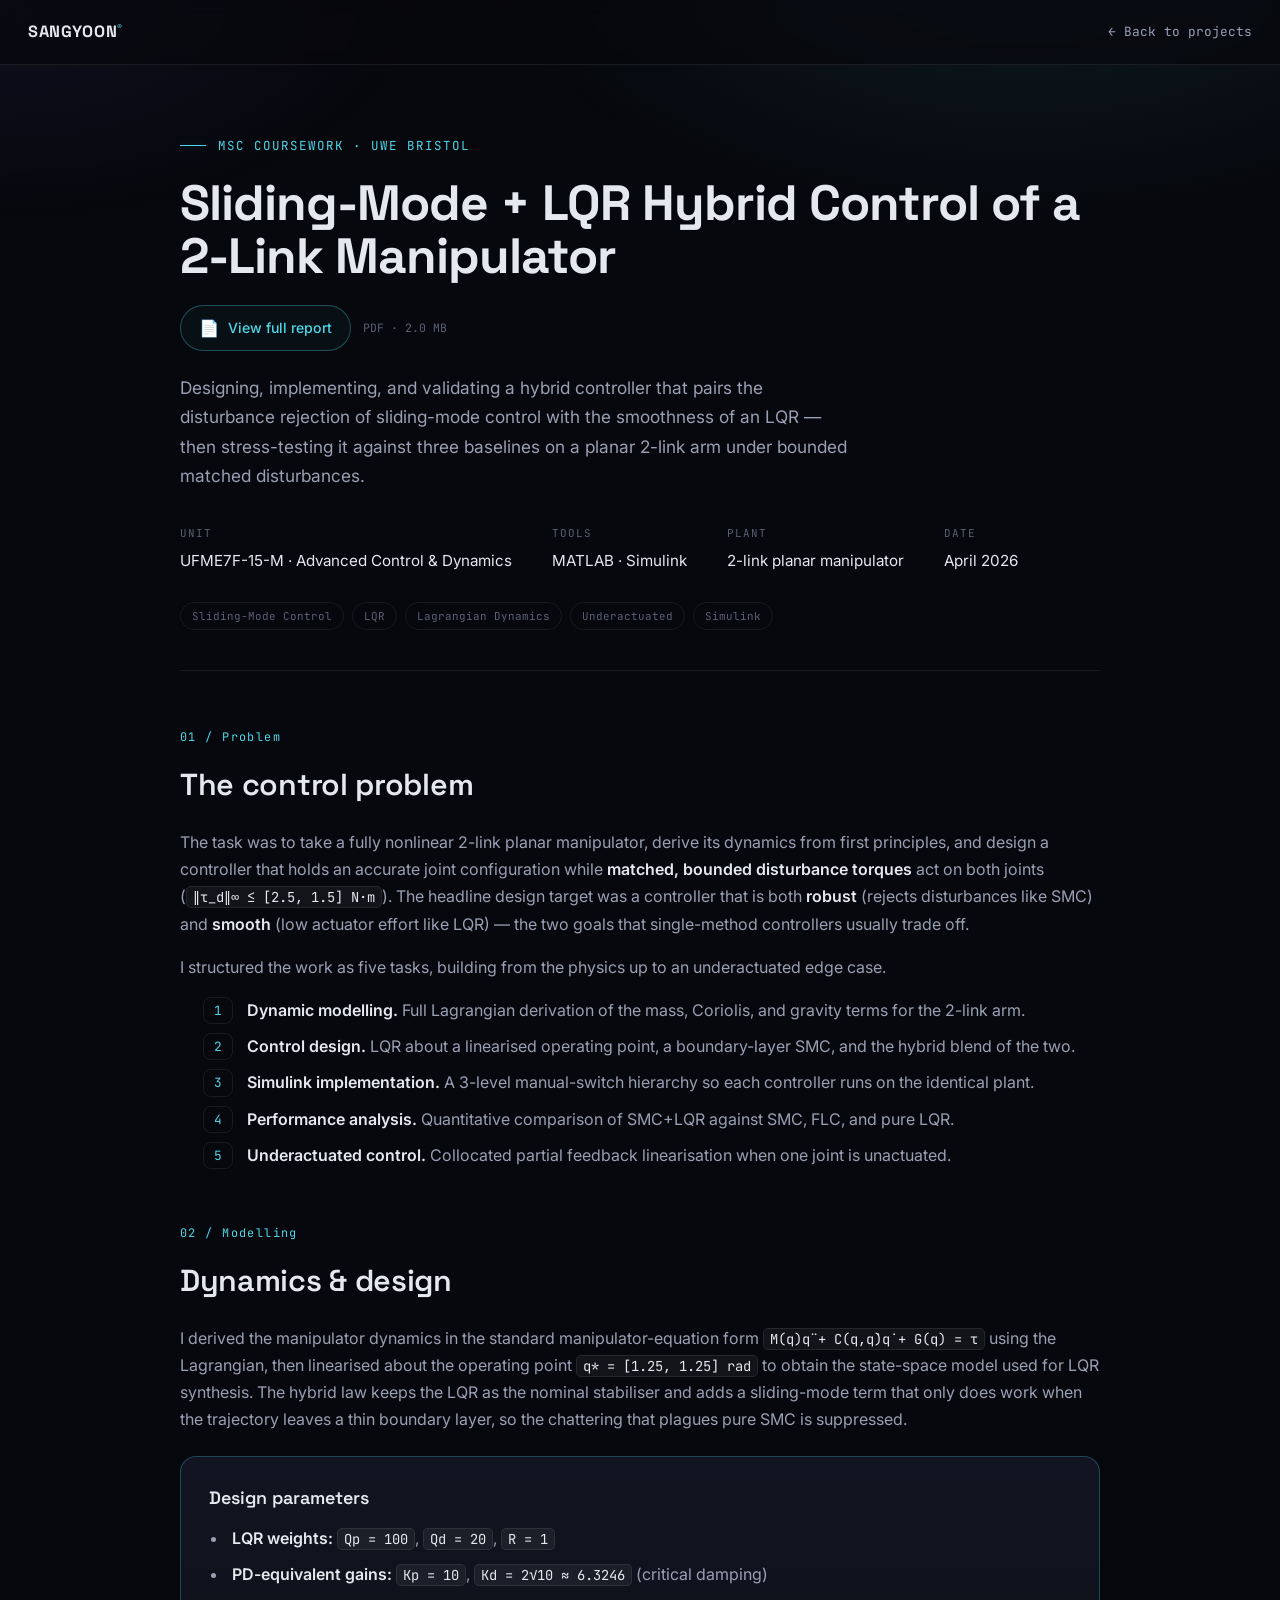
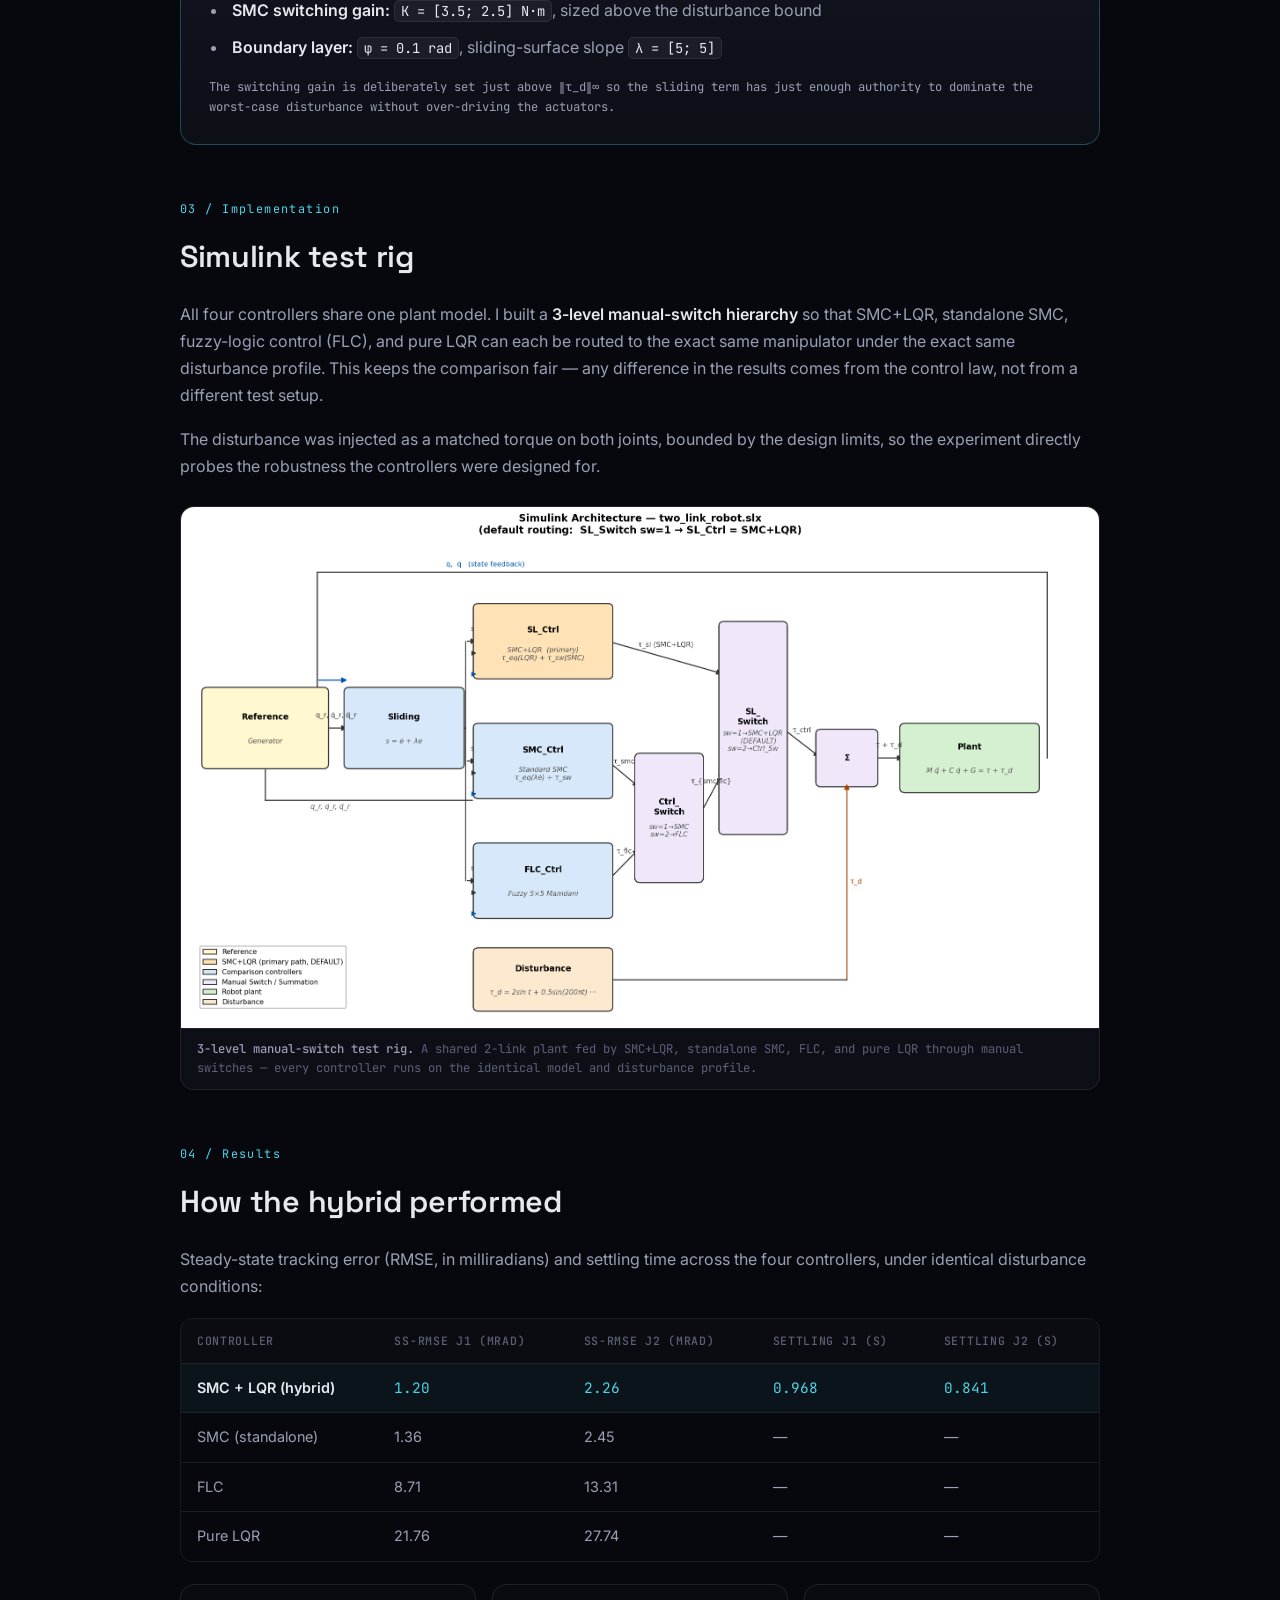
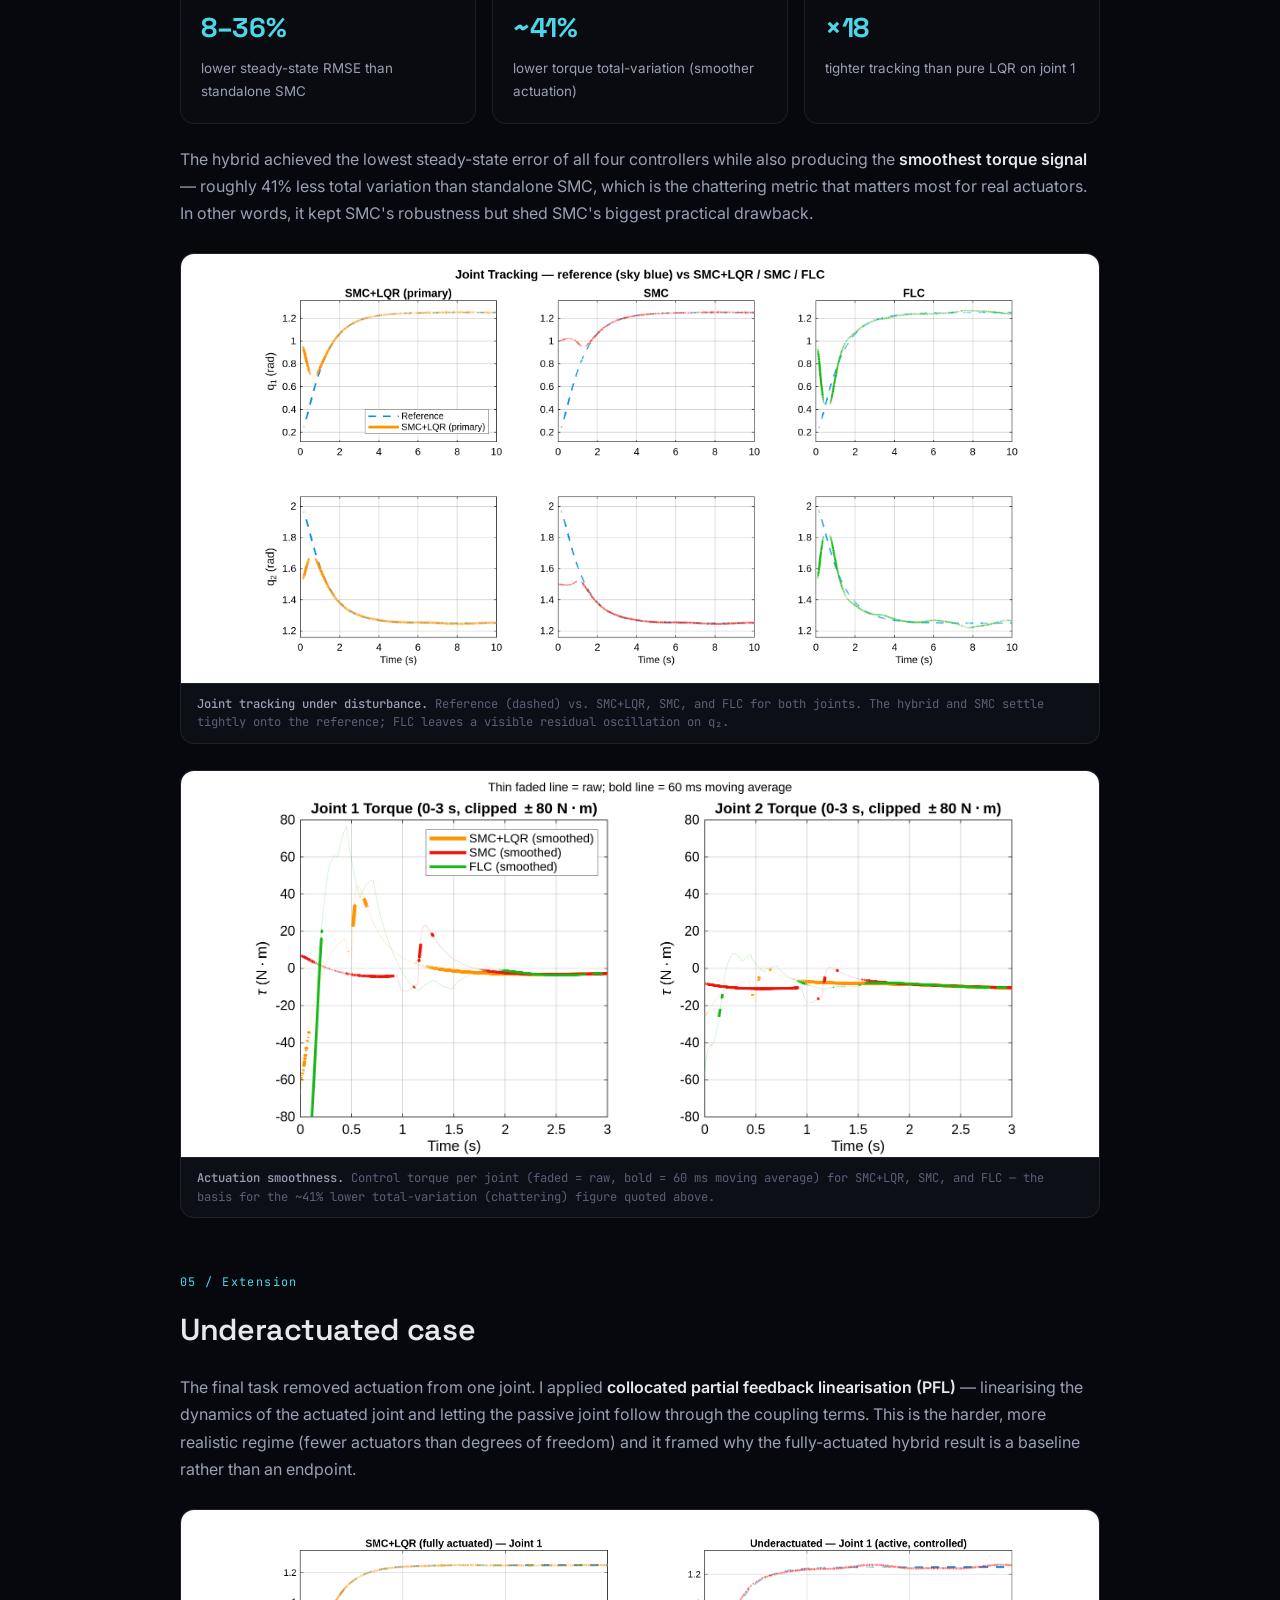
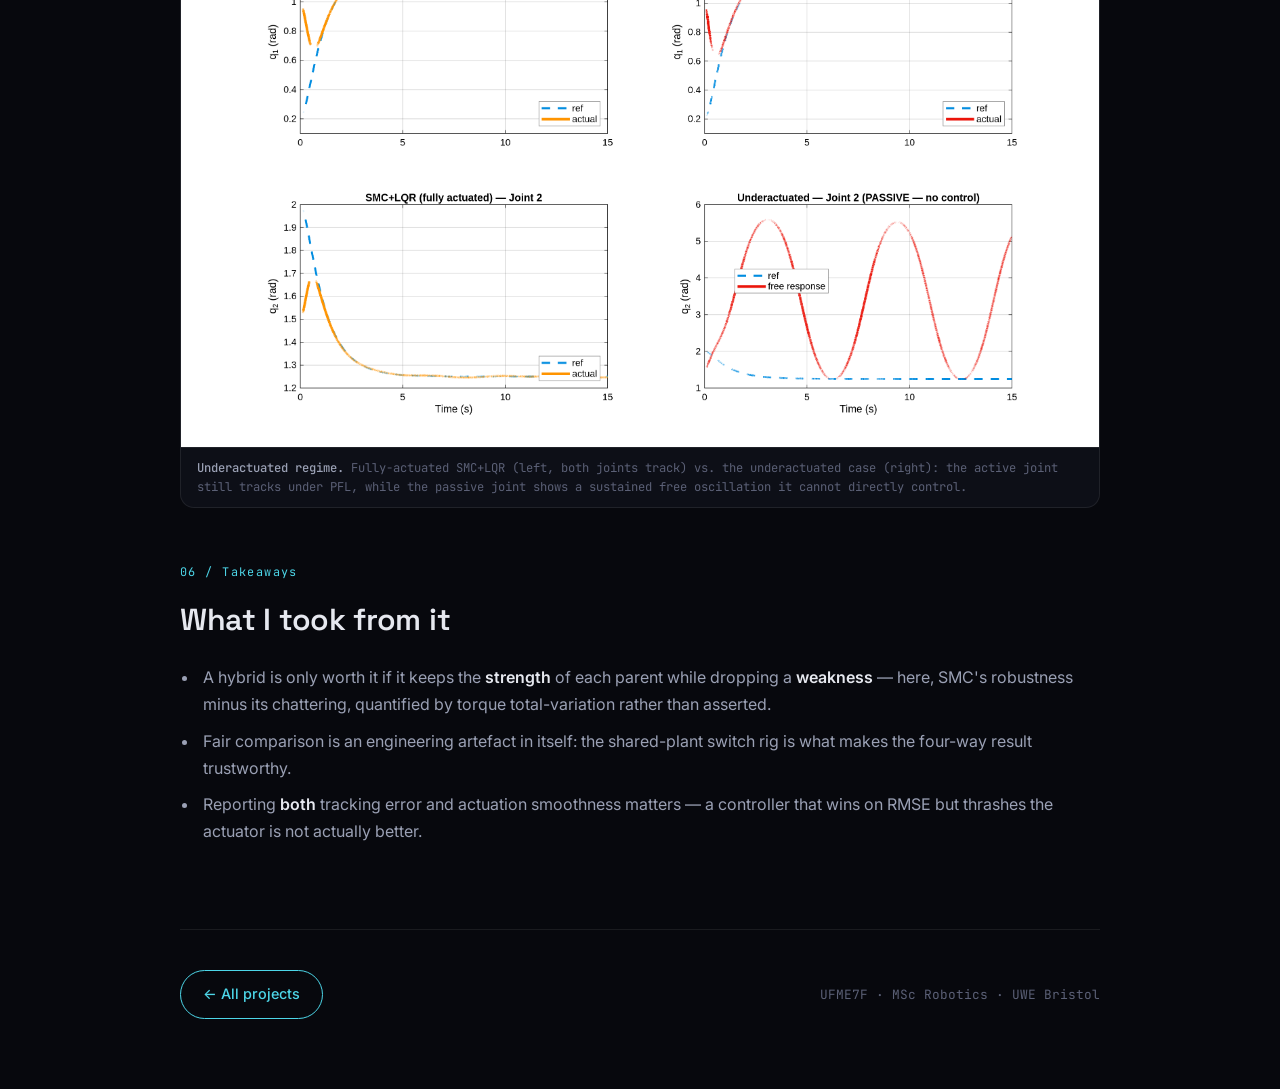
<file: coursework/advanced-control.html>
<!DOCTYPE html>
<html lang="en">
<head>
<meta charset="UTF-8" />
<meta name="viewport" content="width=device-width, initial-scale=1.0" />
<title>SMC + LQR Hybrid Control — Sangyoon Lee</title>
<meta name="description" content="Designing and validating a sliding-mode + LQR hybrid controller for a 2-link robotic manipulator under bounded disturbances. MSc coursework, UWE Bristol." />
<link rel="preconnect" href="https://fonts.googleapis.com" />
<link rel="preconnect" href="https://fonts.gstatic.com" crossorigin />
<link href="https://fonts.googleapis.com/css2?family=Inter:wght@300;400;500;600;700&family=JetBrains+Mono:wght@400;500&family=Space+Grotesk:wght@500;600;700&display=swap" rel="stylesheet" />
<link rel="stylesheet" href="coursework.css" />
</head>
<body>
<div class="backdrop"></div>

<nav>
  <a href="../index.html" class="brand">SANGYOON<sup>®</sup></a>
  <a href="../index.html#projects" class="back">← Back to projects</a>
</nav>

<header class="doc-hero wrap">
  <div class="reveal in">
    <div class="eyebrow">MSc Coursework · UWE Bristol</div>
    <h1>Sliding-Mode + LQR Hybrid Control of a 2-Link Manipulator</h1>
    <div class="report-attach">
      <a href="reports/advanced-control-report.pdf" target="_blank" rel="noopener">
        <span class="ic">📄</span> View full report
      </a>
      <span class="fmt">PDF · 2.0 MB</span>
    </div>
    <p class="lede">
      Designing, implementing, and validating a hybrid controller that pairs the disturbance
      rejection of sliding-mode control with the smoothness of an LQR — then stress-testing it
      against three baselines on a planar 2-link arm under bounded matched disturbances.
    </p>
    <div class="meta">
      <div class="m"><div class="k">Unit</div><div class="v">UFME7F-15-M · Advanced Control &amp; Dynamics</div></div>
      <div class="m"><div class="k">Tools</div><div class="v">MATLAB · Simulink</div></div>
      <div class="m"><div class="k">Plant</div><div class="v">2-link planar manipulator</div></div>
      <div class="m"><div class="k">Date</div><div class="v">April 2026</div></div>
    </div>
    <div class="tags">
      <span>Sliding-Mode Control</span><span>LQR</span><span>Lagrangian Dynamics</span>
      <span>Underactuated</span><span>Simulink</span>
    </div>
  </div>
</header>

<main class="doc-body wrap">

  <section class="reveal">
    <div class="sec-num">01 / Problem</div>
    <h2>The control problem</h2>
    <p>
      The task was to take a fully nonlinear 2-link planar manipulator, derive its dynamics from
      first principles, and design a controller that holds an accurate joint configuration while
      <strong>matched, bounded disturbance torques</strong> act on both joints
      (<code>‖τ_d‖∞ ≤ [2.5, 1.5] N·m</code>). The headline design target was a controller that is
      both <strong>robust</strong> (rejects disturbances like SMC) and <strong>smooth</strong>
      (low actuator effort like LQR) — the two goals that single-method controllers usually trade off.
    </p>
    <p>
      I structured the work as five tasks, building from the physics up to an underactuated edge case.
    </p>
    <ul class="tasks">
      <li><span class="n">1</span><span><b>Dynamic modelling.</b> Full Lagrangian derivation of the mass, Coriolis, and gravity terms for the 2-link arm.</span></li>
      <li><span class="n">2</span><span><b>Control design.</b> LQR about a linearised operating point, a boundary-layer SMC, and the hybrid blend of the two.</span></li>
      <li><span class="n">3</span><span><b>Simulink implementation.</b> A 3-level manual-switch hierarchy so each controller runs on the identical plant.</span></li>
      <li><span class="n">4</span><span><b>Performance analysis.</b> Quantitative comparison of SMC+LQR against SMC, FLC, and pure LQR.</span></li>
      <li><span class="n">5</span><span><b>Underactuated control.</b> Collocated partial feedback linearisation when one joint is unactuated.</span></li>
    </ul>
  </section>

  <section class="reveal">
    <div class="sec-num">02 / Modelling</div>
    <h2>Dynamics &amp; design</h2>
    <p>
      I derived the manipulator dynamics in the standard manipulator-equation form
      <code>M(q)q̈ + C(q,q̇)q̇ + G(q) = τ</code> using the Lagrangian, then linearised about the
      operating point <code>q* = [1.25, 1.25] rad</code> to obtain the state-space model used for LQR
      synthesis. The hybrid law keeps the LQR as the nominal stabiliser and adds a sliding-mode term
      that only does work when the trajectory leaves a thin boundary layer, so the chattering that
      plagues pure SMC is suppressed.
    </p>
    <div class="card accent">
      <h3 style="margin-top:0">Design parameters</h3>
      <ul>
        <li><strong>LQR weights:</strong> <code>Qp = 100</code>, <code>Qd = 20</code>, <code>R = 1</code></li>
        <li><strong>PD-equivalent gains:</strong> <code>Kp = 10</code>, <code>Kd = 2√10 ≈ 6.3246</code> (critical damping)</li>
        <li><strong>SMC switching gain:</strong> <code>K = [3.5; 2.5] N·m</code>, sized above the disturbance bound</li>
        <li><strong>Boundary layer:</strong> <code>φ = 0.1 rad</code>, sliding-surface slope <code>λ = [5; 5]</code></li>
      </ul>
      <p style="margin-bottom:0" class="note">
        The switching gain is deliberately set just above ‖τ_d‖∞ so the sliding term has just enough
        authority to dominate the worst-case disturbance without over-driving the actuators.
      </p>
    </div>
  </section>

  <section class="reveal">
    <div class="sec-num">03 / Implementation</div>
    <h2>Simulink test rig</h2>
    <p>
      All four controllers share one plant model. I built a <strong>3-level manual-switch hierarchy</strong>
      so that SMC+LQR, standalone SMC, fuzzy-logic control (FLC), and pure LQR can each be routed to the
      exact same manipulator under the exact same disturbance profile. This keeps the comparison fair —
      any difference in the results comes from the control law, not from a different test setup.
    </p>
    <p>
      The disturbance was injected as a matched torque on both joints, bounded by the design limits, so
      the experiment directly probes the robustness the controllers were designed for.
    </p>
    <figure class="fig">
      <img src="figures/advanced-control/simulink_architecture.png"
           alt="Simulink block diagram of the 3-level manual-switch hierarchy routing four controllers to one shared plant" loading="lazy" />
      <figcaption><b>3-level manual-switch test rig.</b> A shared 2-link plant fed by SMC+LQR, standalone SMC, FLC, and pure LQR through manual switches — every controller runs on the identical model and disturbance profile.</figcaption>
    </figure>
  </section>

  <section class="reveal">
    <div class="sec-num">04 / Results</div>
    <h2>How the hybrid performed</h2>
    <p>
      Steady-state tracking error (RMSE, in milliradians) and settling time across the four controllers,
      under identical disturbance conditions:
    </p>
    <div class="tbl-wrap">
      <table class="res">
        <thead>
          <tr><th>Controller</th><th>ss-RMSE J1 (mrad)</th><th>ss-RMSE J2 (mrad)</th><th>Settling J1 (s)</th><th>Settling J2 (s)</th></tr>
        </thead>
        <tbody>
          <tr class="best"><td>SMC + LQR (hybrid)</td><td class="hl">1.20</td><td class="hl">2.26</td><td class="hl">0.968</td><td class="hl">0.841</td></tr>
          <tr><td>SMC (standalone)</td><td>1.36</td><td>2.45</td><td>—</td><td>—</td></tr>
          <tr><td>FLC</td><td>8.71</td><td>13.31</td><td>—</td><td>—</td></tr>
          <tr><td>Pure LQR</td><td>21.76</td><td>27.74</td><td>—</td><td>—</td></tr>
        </tbody>
      </table>
    </div>
    <div class="metrics">
      <div class="metric"><div class="big">8–36%</div><div class="lbl">lower steady-state RMSE than standalone SMC</div></div>
      <div class="metric"><div class="big">~41%</div><div class="lbl">lower torque total-variation (smoother actuation)</div></div>
      <div class="metric"><div class="big">×18</div><div class="lbl">tighter tracking than pure LQR on joint 1</div></div>
    </div>
    <p>
      The hybrid achieved the lowest steady-state error of all four controllers while also producing
      the <strong>smoothest torque signal</strong> — roughly 41% less total variation than standalone SMC,
      which is the chattering metric that matters most for real actuators. In other words, it kept SMC's
      robustness but shed SMC's biggest practical drawback.
    </p>
    <figure class="fig">
      <img src="figures/advanced-control/tracking_all.png"
           alt="Joint tracking of q1 and q2 for SMC+LQR, SMC, and FLC against the reference" loading="lazy" />
      <figcaption><b>Joint tracking under disturbance.</b> Reference (dashed) vs. SMC+LQR, SMC, and FLC for both joints. The hybrid and SMC settle tightly onto the reference; FLC leaves a visible residual oscillation on q₂.</figcaption>
    </figure>
    <figure class="fig">
      <img src="figures/advanced-control/torque_comparison.png"
           alt="Raw versus moving-average filtered control torque, comparing chattering between controllers" loading="lazy" />
      <figcaption><b>Actuation smoothness.</b> Control torque per joint (faded = raw, bold = 60 ms moving average) for SMC+LQR, SMC, and FLC — the basis for the ~41% lower total-variation (chattering) figure quoted above.</figcaption>
    </figure>
  </section>

  <section class="reveal">
    <div class="sec-num">05 / Extension</div>
    <h2>Underactuated case</h2>
    <p>
      The final task removed actuation from one joint. I applied <strong>collocated partial feedback
      linearisation (PFL)</strong> — linearising the dynamics of the actuated joint and letting the
      passive joint follow through the coupling terms. This is the harder, more realistic regime
      (fewer actuators than degrees of freedom) and it framed why the fully-actuated hybrid result is
      a baseline rather than an endpoint.
    </p>
    <figure class="fig">
      <img src="figures/advanced-control/underactuated_tracking.png"
           alt="Joint response of the underactuated 2-link arm under collocated partial feedback linearisation" loading="lazy" />
      <figcaption><b>Underactuated regime.</b> Fully-actuated SMC+LQR (left, both joints track) vs. the underactuated case (right): the active joint still tracks under PFL, while the passive joint shows a sustained free oscillation it cannot directly control.</figcaption>
    </figure>
  </section>

  <section class="reveal">
    <div class="sec-num">06 / Takeaways</div>
    <h2>What I took from it</h2>
    <ul>
      <li>A hybrid is only worth it if it keeps the <strong>strength</strong> of each parent while dropping a <strong>weakness</strong> — here, SMC's robustness minus its chattering, quantified by torque total-variation rather than asserted.</li>
      <li>Fair comparison is an engineering artefact in itself: the shared-plant switch rig is what makes the four-way result trustworthy.</li>
      <li>Reporting <strong>both</strong> tracking error and actuation smoothness matters — a controller that wins on RMSE but thrashes the actuator is not actually better.</li>
    </ul>
  </section>

</main>

<footer class="doc-foot wrap">
  <a href="../index.html#projects" class="home">← All projects</a>
  <span class="muted">UFME7F · MSc Robotics · UWE Bristol</span>
</footer>

<script>
  (function () {
    var reduce = window.matchMedia('(prefers-reduced-motion: reduce)').matches;
    if (!reduce && 'IntersectionObserver' in window) {
      var io = new IntersectionObserver(function (es) {
        es.forEach(function (e) { if (e.isIntersecting) { e.target.classList.add('in'); io.unobserve(e.target); } });
      }, { threshold: 0.1 });
      document.querySelectorAll('.reveal').forEach(function (el) { io.observe(el); });
    } else {
      document.querySelectorAll('.reveal').forEach(function (el) { el.classList.add('in'); });
    }
  })();
</script>
</body>
</html>
</file>
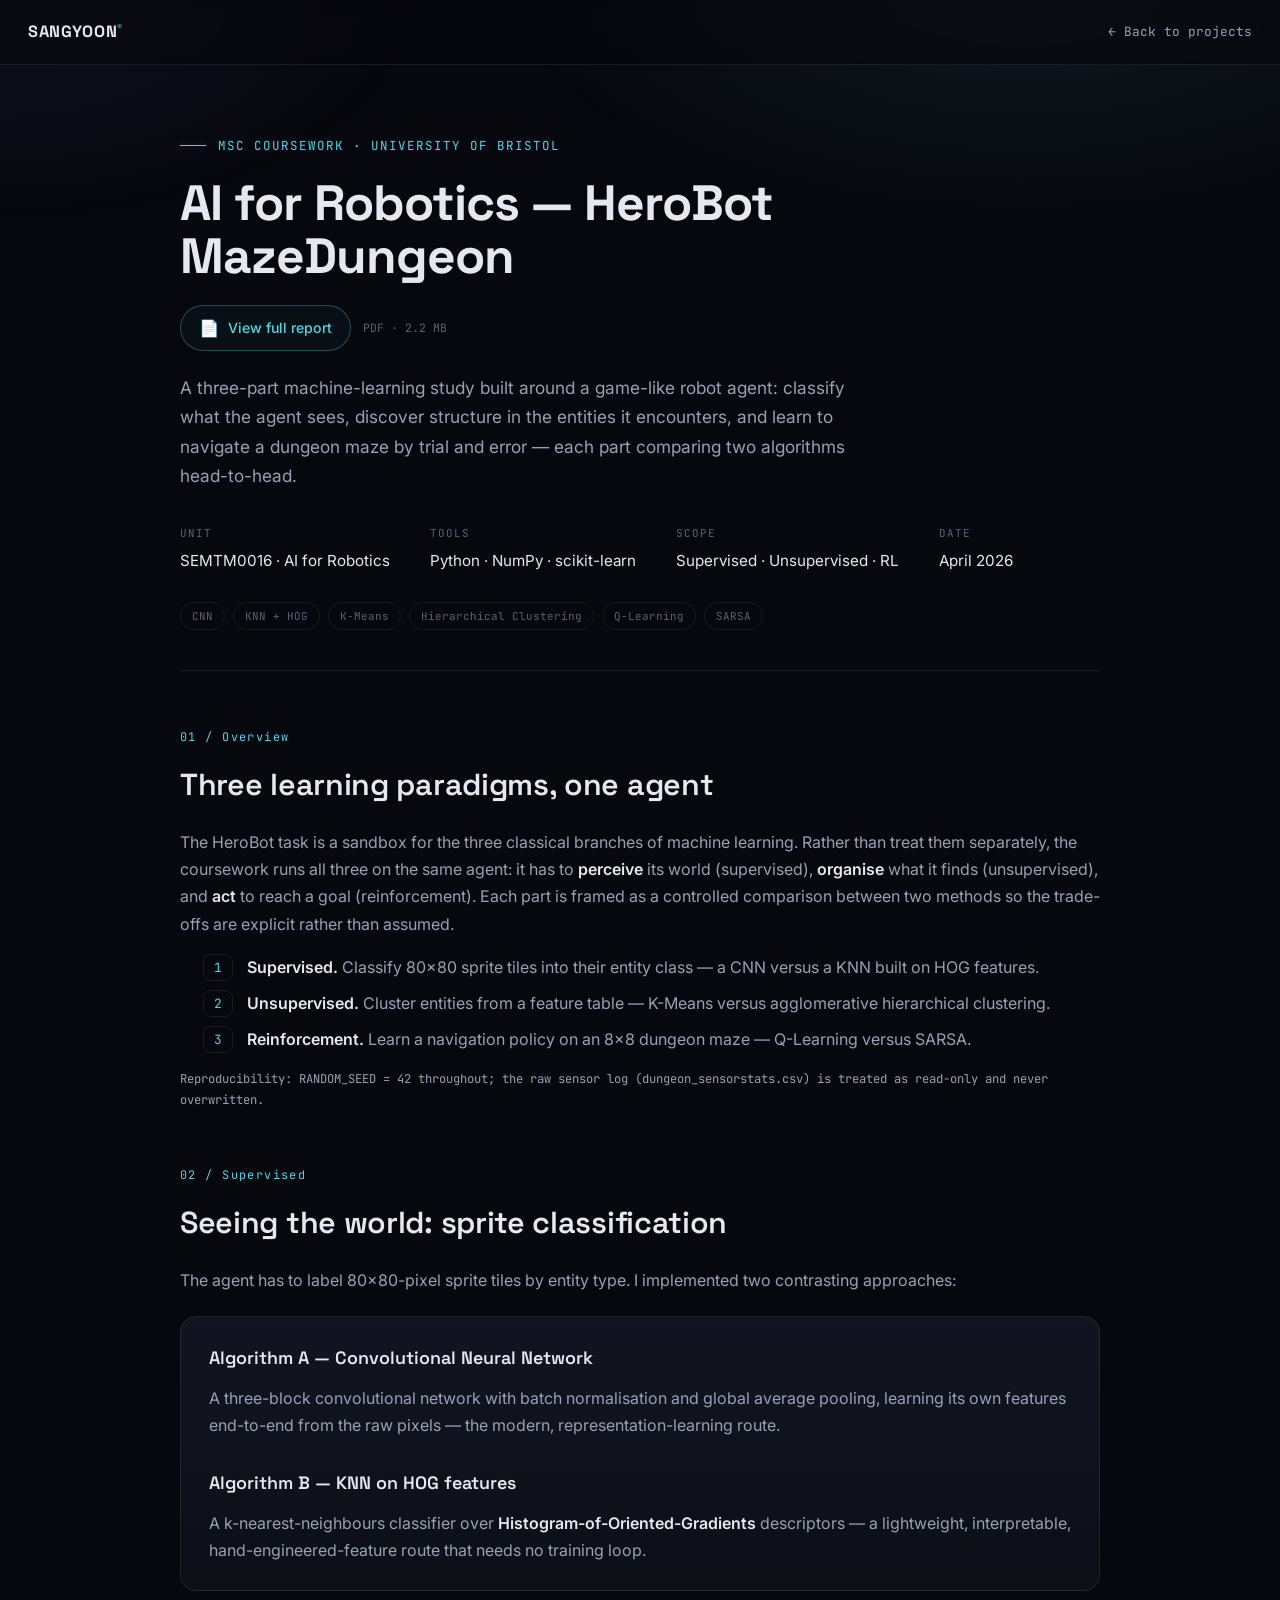
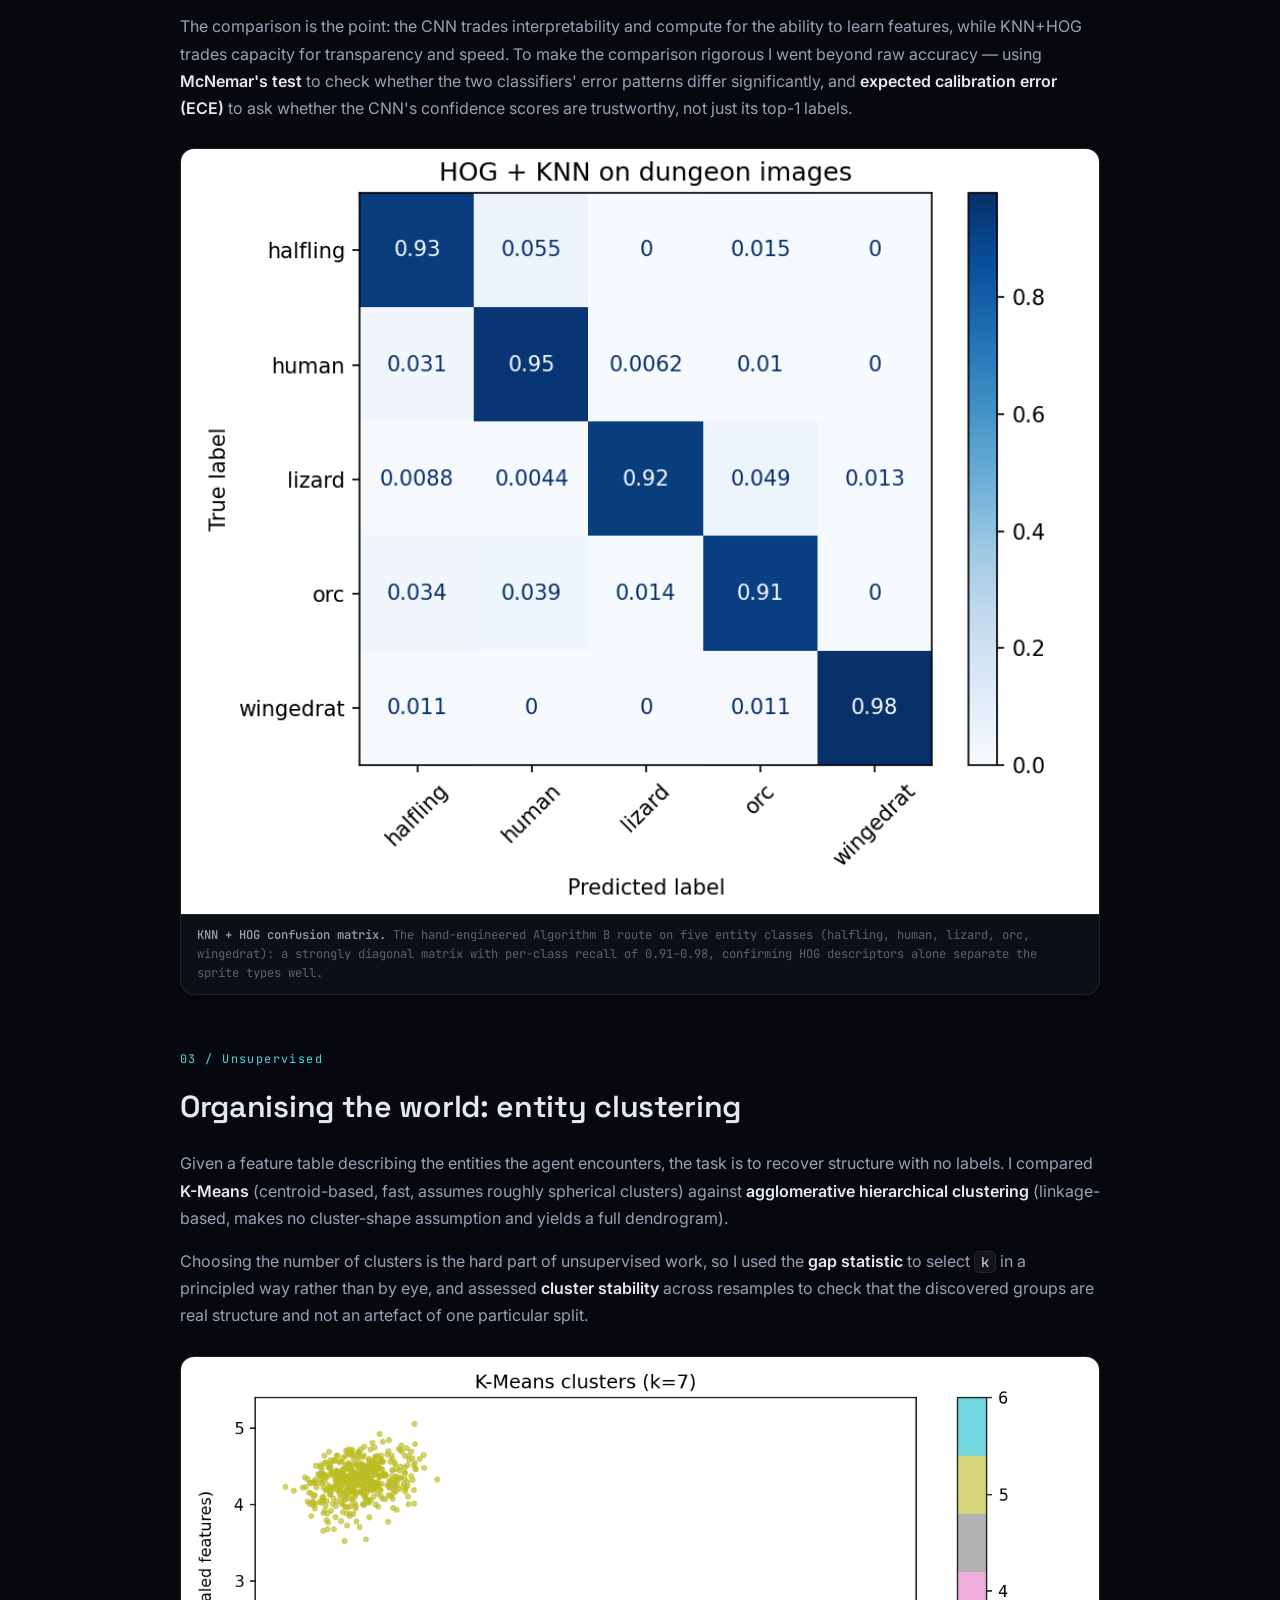
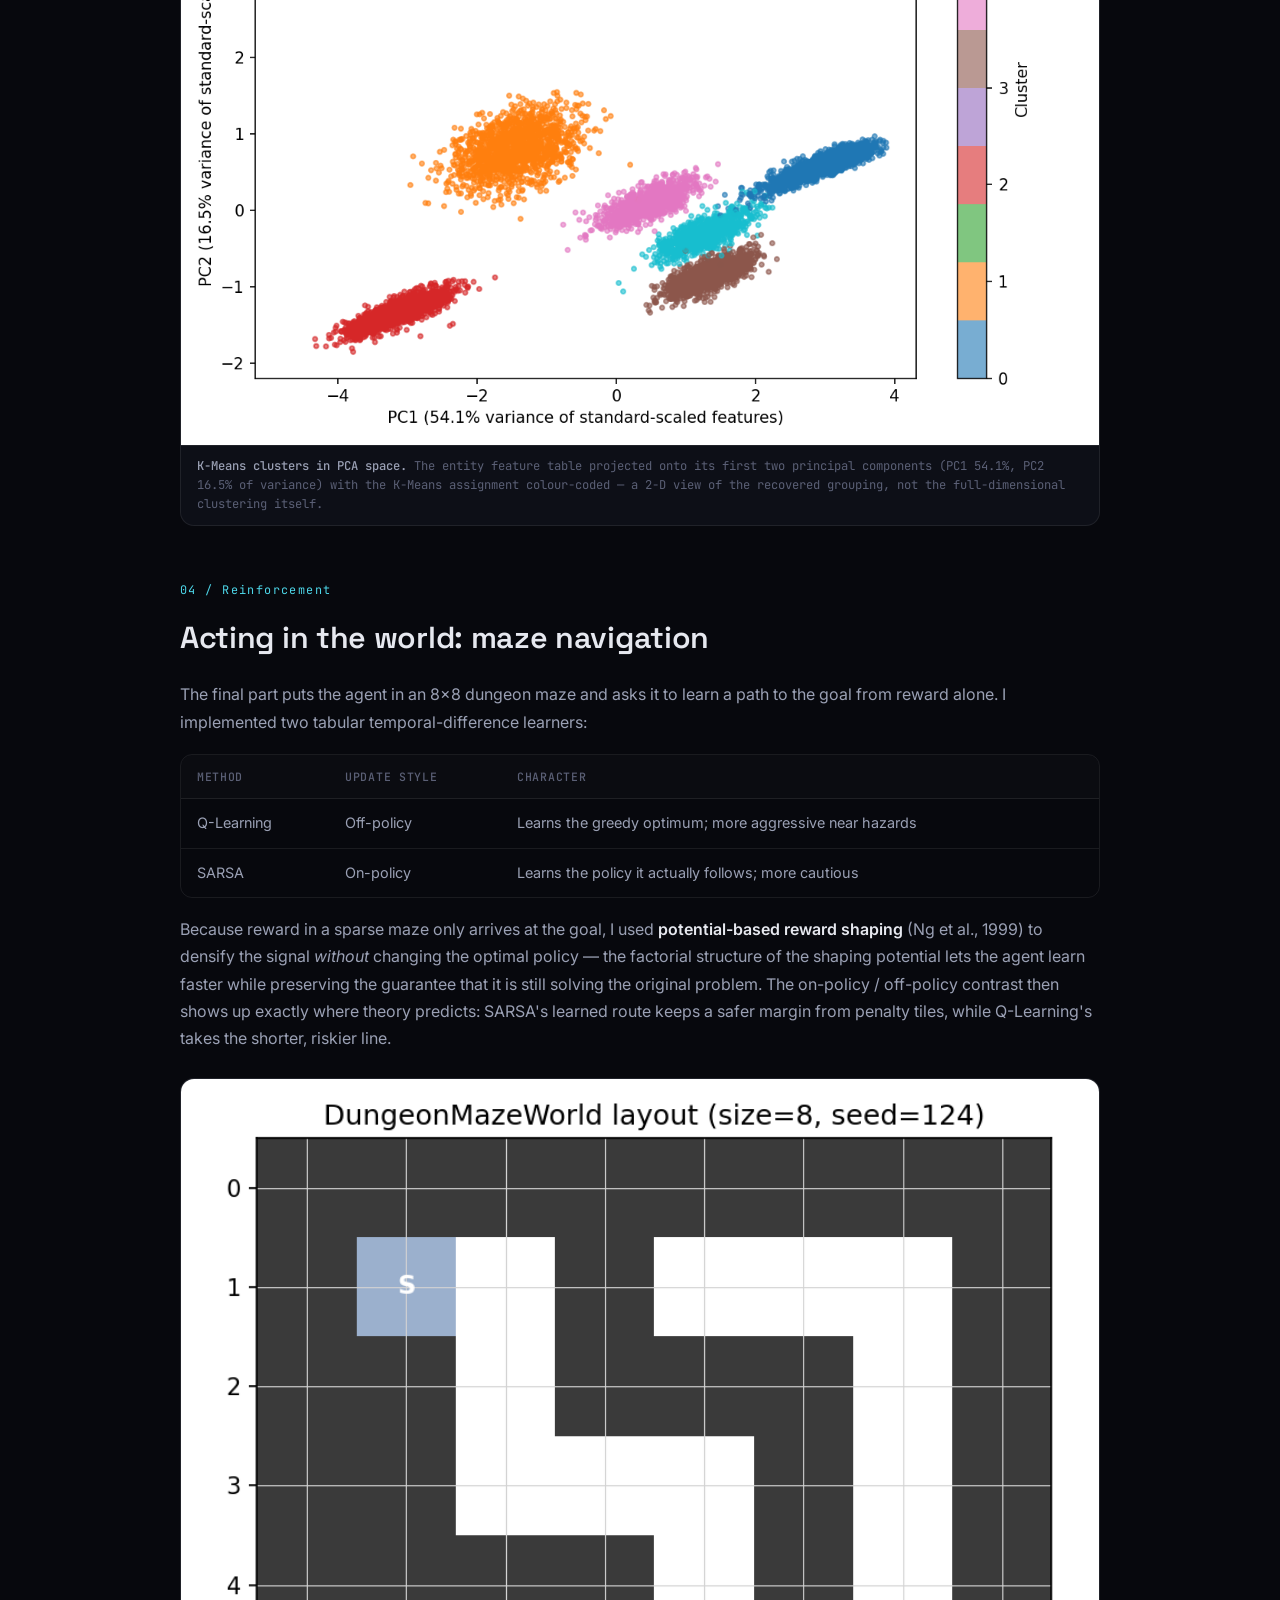
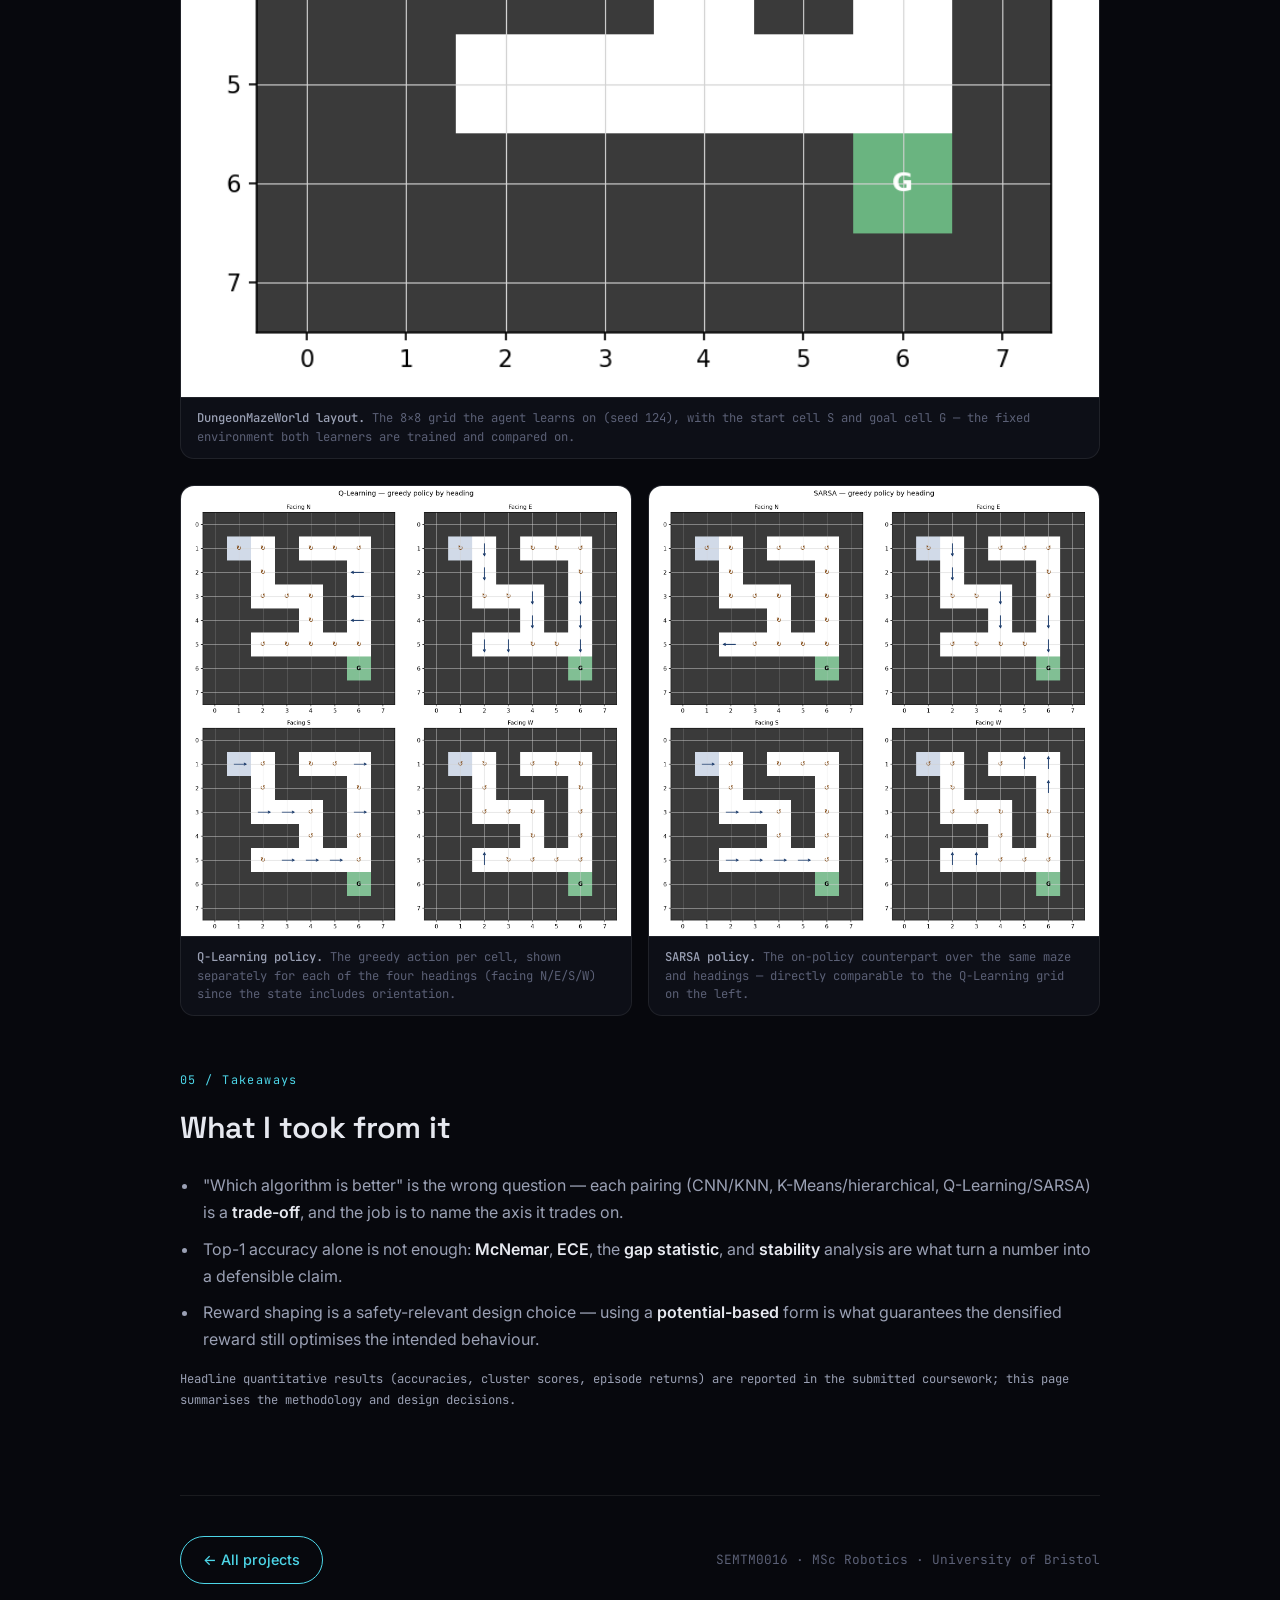
<file: coursework/ai-robotics-herobot.html>
<!DOCTYPE html>
<html lang="en">
<head>
<meta charset="UTF-8" />
<meta name="viewport" content="width=device-width, initial-scale=1.0" />
<title>AI for Robotics: HeroBot — Sangyoon Lee</title>
<meta name="description" content="A three-part machine-learning study on the HeroBot MazeDungeon task: supervised sprite classification, unsupervised entity clustering, and reinforcement learning for maze navigation. MSc coursework, University of Bristol." />
<link rel="preconnect" href="https://fonts.googleapis.com" />
<link rel="preconnect" href="https://fonts.gstatic.com" crossorigin />
<link href="https://fonts.googleapis.com/css2?family=Inter:wght@300;400;500;600;700&family=JetBrains+Mono:wght@400;500&family=Space+Grotesk:wght@500;600;700&display=swap" rel="stylesheet" />
<link rel="stylesheet" href="coursework.css" />
</head>
<body>
<div class="backdrop"></div>

<nav>
  <a href="../index.html" class="brand">SANGYOON<sup>®</sup></a>
  <a href="../index.html#projects" class="back">← Back to projects</a>
</nav>

<header class="doc-hero wrap">
  <div class="reveal in">
    <div class="eyebrow">MSc Coursework · University of Bristol</div>
    <h1>AI for Robotics — HeroBot MazeDungeon</h1>
    <div class="report-attach">
      <a href="reports/ai-robotics-herobot-report.pdf" target="_blank" rel="noopener">
        <span class="ic">📄</span> View full report
      </a>
      <span class="fmt">PDF · 2.2 MB</span>
    </div>
    <p class="lede">
      A three-part machine-learning study built around a game-like robot agent: classify what the agent
      sees, discover structure in the entities it encounters, and learn to navigate a dungeon maze by
      trial and error — each part comparing two algorithms head-to-head.
    </p>
    <div class="meta">
      <div class="m"><div class="k">Unit</div><div class="v">SEMTM0016 · AI for Robotics</div></div>
      <div class="m"><div class="k">Tools</div><div class="v">Python · NumPy · scikit-learn</div></div>
      <div class="m"><div class="k">Scope</div><div class="v">Supervised · Unsupervised · RL</div></div>
      <div class="m"><div class="k">Date</div><div class="v">April 2026</div></div>
    </div>
    <div class="tags">
      <span>CNN</span><span>KNN + HOG</span><span>K-Means</span><span>Hierarchical Clustering</span>
      <span>Q-Learning</span><span>SARSA</span>
    </div>
  </div>
</header>

<main class="doc-body wrap">

  <section class="reveal">
    <div class="sec-num">01 / Overview</div>
    <h2>Three learning paradigms, one agent</h2>
    <p>
      The HeroBot task is a sandbox for the three classical branches of machine learning. Rather than
      treat them separately, the coursework runs all three on the same agent: it has to <strong>perceive</strong>
      its world (supervised), <strong>organise</strong> what it finds (unsupervised), and <strong>act</strong>
      to reach a goal (reinforcement). Each part is framed as a controlled comparison between two methods so
      the trade-offs are explicit rather than assumed.
    </p>
    <ul class="tasks">
      <li><span class="n">1</span><span><b>Supervised.</b> Classify 80×80 sprite tiles into their entity class — a CNN versus a KNN built on HOG features.</span></li>
      <li><span class="n">2</span><span><b>Unsupervised.</b> Cluster entities from a feature table — K-Means versus agglomerative hierarchical clustering.</span></li>
      <li><span class="n">3</span><span><b>Reinforcement.</b> Learn a navigation policy on an 8×8 dungeon maze — Q-Learning versus SARSA.</span></li>
    </ul>
    <p class="note">Reproducibility: RANDOM_SEED = 42 throughout; the raw sensor log (dungeon_sensorstats.csv) is treated as read-only and never overwritten.</p>
  </section>

  <section class="reveal">
    <div class="sec-num">02 / Supervised</div>
    <h2>Seeing the world: sprite classification</h2>
    <p>
      The agent has to label 80×80-pixel sprite tiles by entity type. I implemented two contrasting
      approaches:
    </p>
    <div class="card">
      <h3 style="margin-top:0">Algorithm A — Convolutional Neural Network</h3>
      <p style="margin-bottom:0">
        A three-block convolutional network with batch normalisation and global average pooling, learning
        its own features end-to-end from the raw pixels — the modern, representation-learning route.
      </p>
      <h3>Algorithm B — KNN on HOG features</h3>
      <p style="margin-bottom:0">
        A k-nearest-neighbours classifier over <strong>Histogram-of-Oriented-Gradients</strong> descriptors —
        a lightweight, interpretable, hand-engineered-feature route that needs no training loop.
      </p>
    </div>
    <p>
      The comparison is the point: the CNN trades interpretability and compute for the ability to learn
      features, while KNN+HOG trades capacity for transparency and speed. To make the comparison rigorous
      I went beyond raw accuracy — using <strong>McNemar's test</strong> to check whether the two classifiers'
      error patterns differ significantly, and <strong>expected calibration error (ECE)</strong> to ask
      whether the CNN's confidence scores are trustworthy, not just its top-1 labels.
    </p>
    <figure class="fig">
      <img src="figures/herobot/task1_image_hog_confusion.png"
           alt="Confusion matrix of the KNN-on-HOG classifier across five dungeon entity classes" loading="lazy" />
      <figcaption><b>KNN + HOG confusion matrix.</b> The hand-engineered Algorithm B route on five entity classes (halfling, human, lizard, orc, wingedrat): a strongly diagonal matrix with per-class recall of 0.91–0.98, confirming HOG descriptors alone separate the sprite types well.</figcaption>
    </figure>
  </section>

  <section class="reveal">
    <div class="sec-num">03 / Unsupervised</div>
    <h2>Organising the world: entity clustering</h2>
    <p>
      Given a feature table describing the entities the agent encounters, the task is to recover structure
      with no labels. I compared <strong>K-Means</strong> (centroid-based, fast, assumes roughly spherical
      clusters) against <strong>agglomerative hierarchical clustering</strong> (linkage-based, makes no
      cluster-shape assumption and yields a full dendrogram).
    </p>
    <p>
      Choosing the number of clusters is the hard part of unsupervised work, so I used the
      <strong>gap statistic</strong> to select <code>k</code> in a principled way rather than by eye, and
      assessed <strong>cluster stability</strong> across resamples to check that the discovered groups are
      real structure and not an artefact of one particular split.
    </p>
    <figure class="fig">
      <img src="figures/herobot/task2_kmeans_pca.png"
           alt="K-Means clusters projected onto the first two principal components" loading="lazy" />
      <figcaption><b>K-Means clusters in PCA space.</b> The entity feature table projected onto its first two principal components (PC1 54.1%, PC2 16.5% of variance) with the K-Means assignment colour-coded — a 2-D view of the recovered grouping, not the full-dimensional clustering itself.</figcaption>
    </figure>
  </section>

  <section class="reveal">
    <div class="sec-num">04 / Reinforcement</div>
    <h2>Acting in the world: maze navigation</h2>
    <p>
      The final part puts the agent in an 8×8 dungeon maze and asks it to learn a path to the goal from
      reward alone. I implemented two tabular temporal-difference learners:
    </p>
    <div class="tbl-wrap">
      <table class="res">
        <thead><tr><th>Method</th><th>Update style</th><th>Character</th></tr></thead>
        <tbody>
          <tr><td>Q-Learning</td><td>Off-policy</td><td>Learns the greedy optimum; more aggressive near hazards</td></tr>
          <tr><td>SARSA</td><td>On-policy</td><td>Learns the policy it actually follows; more cautious</td></tr>
        </tbody>
      </table>
    </div>
    <p>
      Because reward in a sparse maze only arrives at the goal, I used <strong>potential-based reward
      shaping</strong> (Ng et al., 1999) to densify the signal <em>without</em> changing the optimal policy —
      the factorial structure of the shaping potential lets the agent learn faster while preserving the
      guarantee that it is still solving the original problem. The on-policy / off-policy contrast then shows
      up exactly where theory predicts: SARSA's learned route keeps a safer margin from penalty tiles, while
      Q-Learning's takes the shorter, riskier line.
    </p>
    <figure class="fig">
      <img src="figures/herobot/task3_maze_layout.png"
           alt="8x8 dungeon maze layout with start and goal cells marked" loading="lazy" />
      <figcaption><b>DungeonMazeWorld layout.</b> The 8×8 grid the agent learns on (seed 124), with the start cell S and goal cell G — the fixed environment both learners are trained and compared on.</figcaption>
    </figure>
    <div class="fig-2up">
      <figure class="fig">
        <img src="figures/herobot/task3_ql_policy_grid.png"
             alt="Q-Learning greedy policy shown as arrows per cell, split by agent heading" loading="lazy" />
        <figcaption><b>Q-Learning policy.</b> The greedy action per cell, shown separately for each of the four headings (facing N/E/S/W) since the state includes orientation.</figcaption>
      </figure>
      <figure class="fig">
        <img src="figures/herobot/task3_sarsa_policy_grid.png"
             alt="SARSA greedy policy shown as arrows per cell, split by agent heading" loading="lazy" />
        <figcaption><b>SARSA policy.</b> The on-policy counterpart over the same maze and headings — directly comparable to the Q-Learning grid on the left.</figcaption>
      </figure>
    </div>
  </section>

  <section class="reveal">
    <div class="sec-num">05 / Takeaways</div>
    <h2>What I took from it</h2>
    <ul>
      <li>"Which algorithm is better" is the wrong question — each pairing (CNN/KNN, K-Means/hierarchical, Q-Learning/SARSA) is a <strong>trade-off</strong>, and the job is to name the axis it trades on.</li>
      <li>Top-1 accuracy alone is not enough: <strong>McNemar</strong>, <strong>ECE</strong>, the <strong>gap statistic</strong>, and <strong>stability</strong> analysis are what turn a number into a defensible claim.</li>
      <li>Reward shaping is a safety-relevant design choice — using a <strong>potential-based</strong> form is what guarantees the densified reward still optimises the intended behaviour.</li>
    </ul>
    <p class="note">Headline quantitative results (accuracies, cluster scores, episode returns) are reported in the submitted coursework; this page summarises the methodology and design decisions.</p>
  </section>

</main>

<footer class="doc-foot wrap">
  <a href="../index.html#projects" class="home">← All projects</a>
  <span class="muted">SEMTM0016 · MSc Robotics · University of Bristol</span>
</footer>

<script>
  (function () {
    var reduce = window.matchMedia('(prefers-reduced-motion: reduce)').matches;
    if (!reduce && 'IntersectionObserver' in window) {
      var io = new IntersectionObserver(function (es) {
        es.forEach(function (e) { if (e.isIntersecting) { e.target.classList.add('in'); io.unobserve(e.target); } });
      }, { threshold: 0.1 });
      document.querySelectorAll('.reveal').forEach(function (el) { io.observe(el); });
    } else {
      document.querySelectorAll('.reveal').forEach(function (el) { el.classList.add('in'); });
    }
  })();
</script>
</body>
</html>
</file>
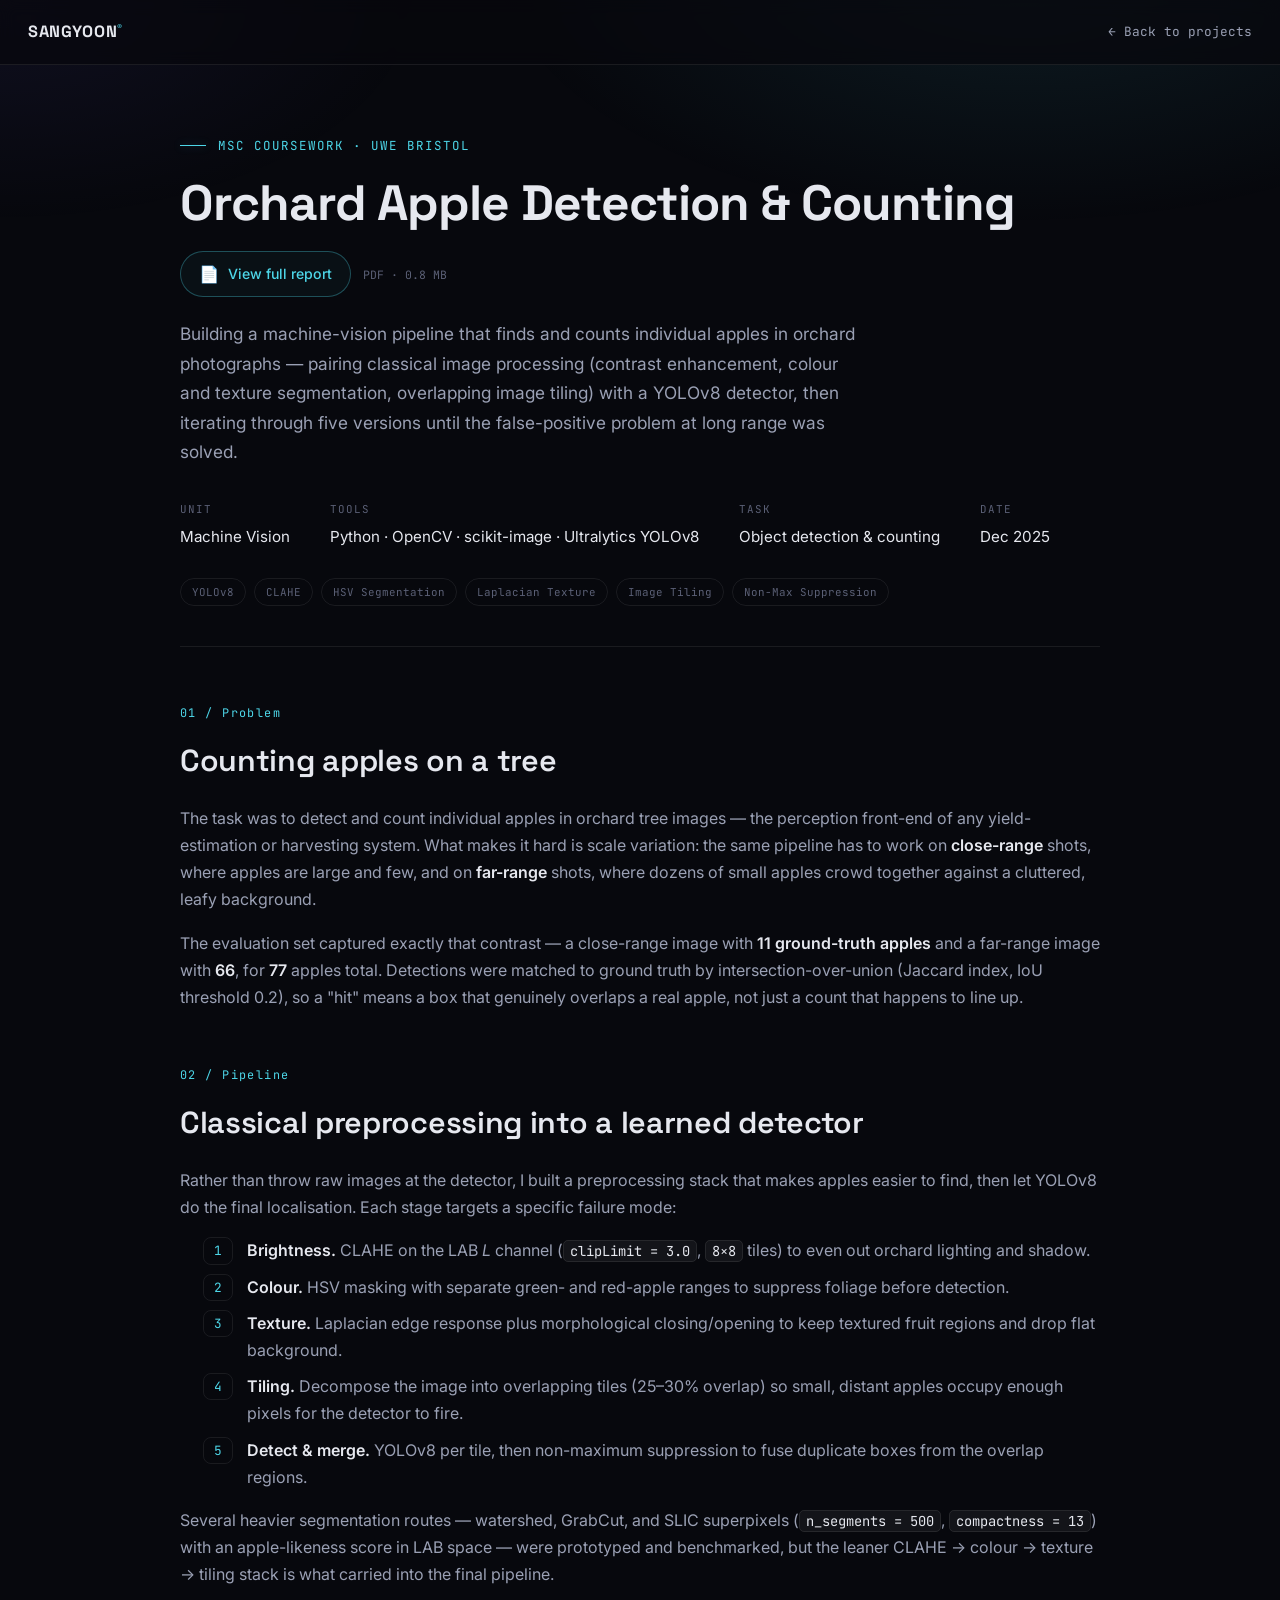
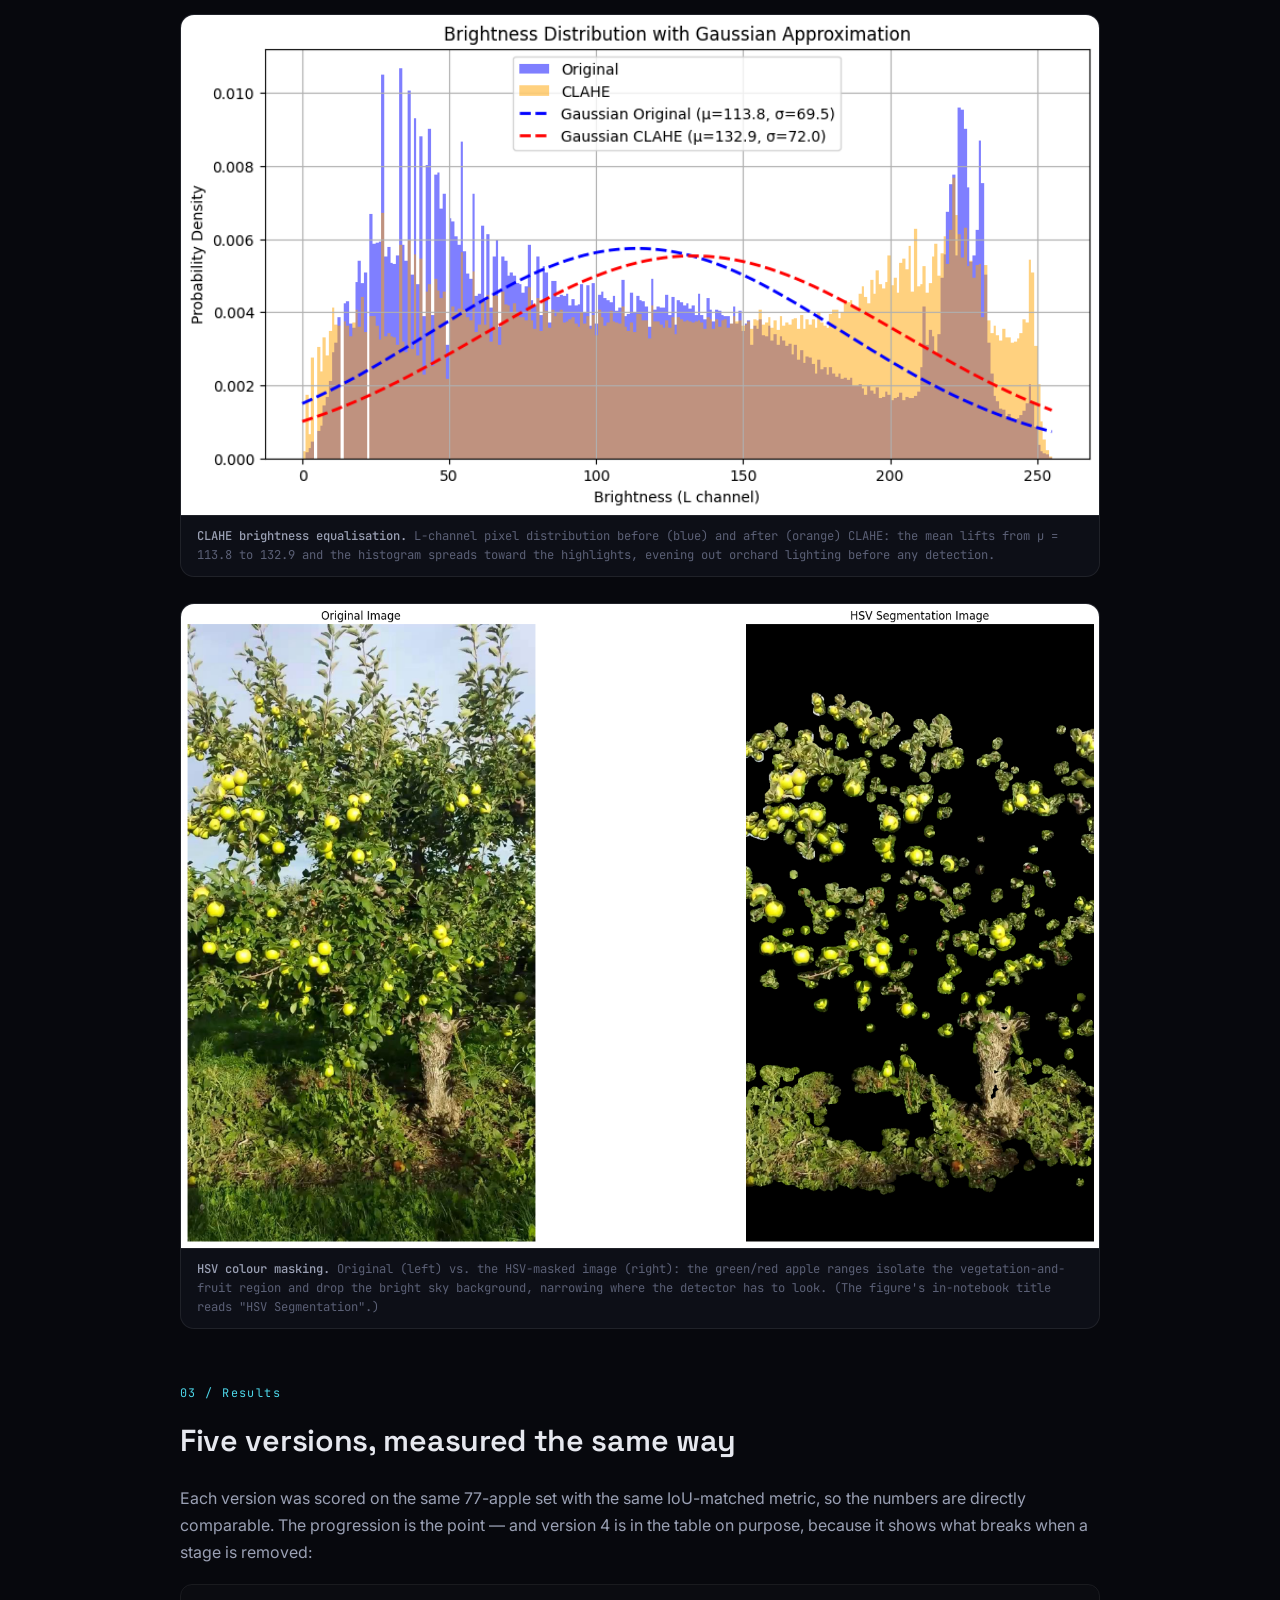
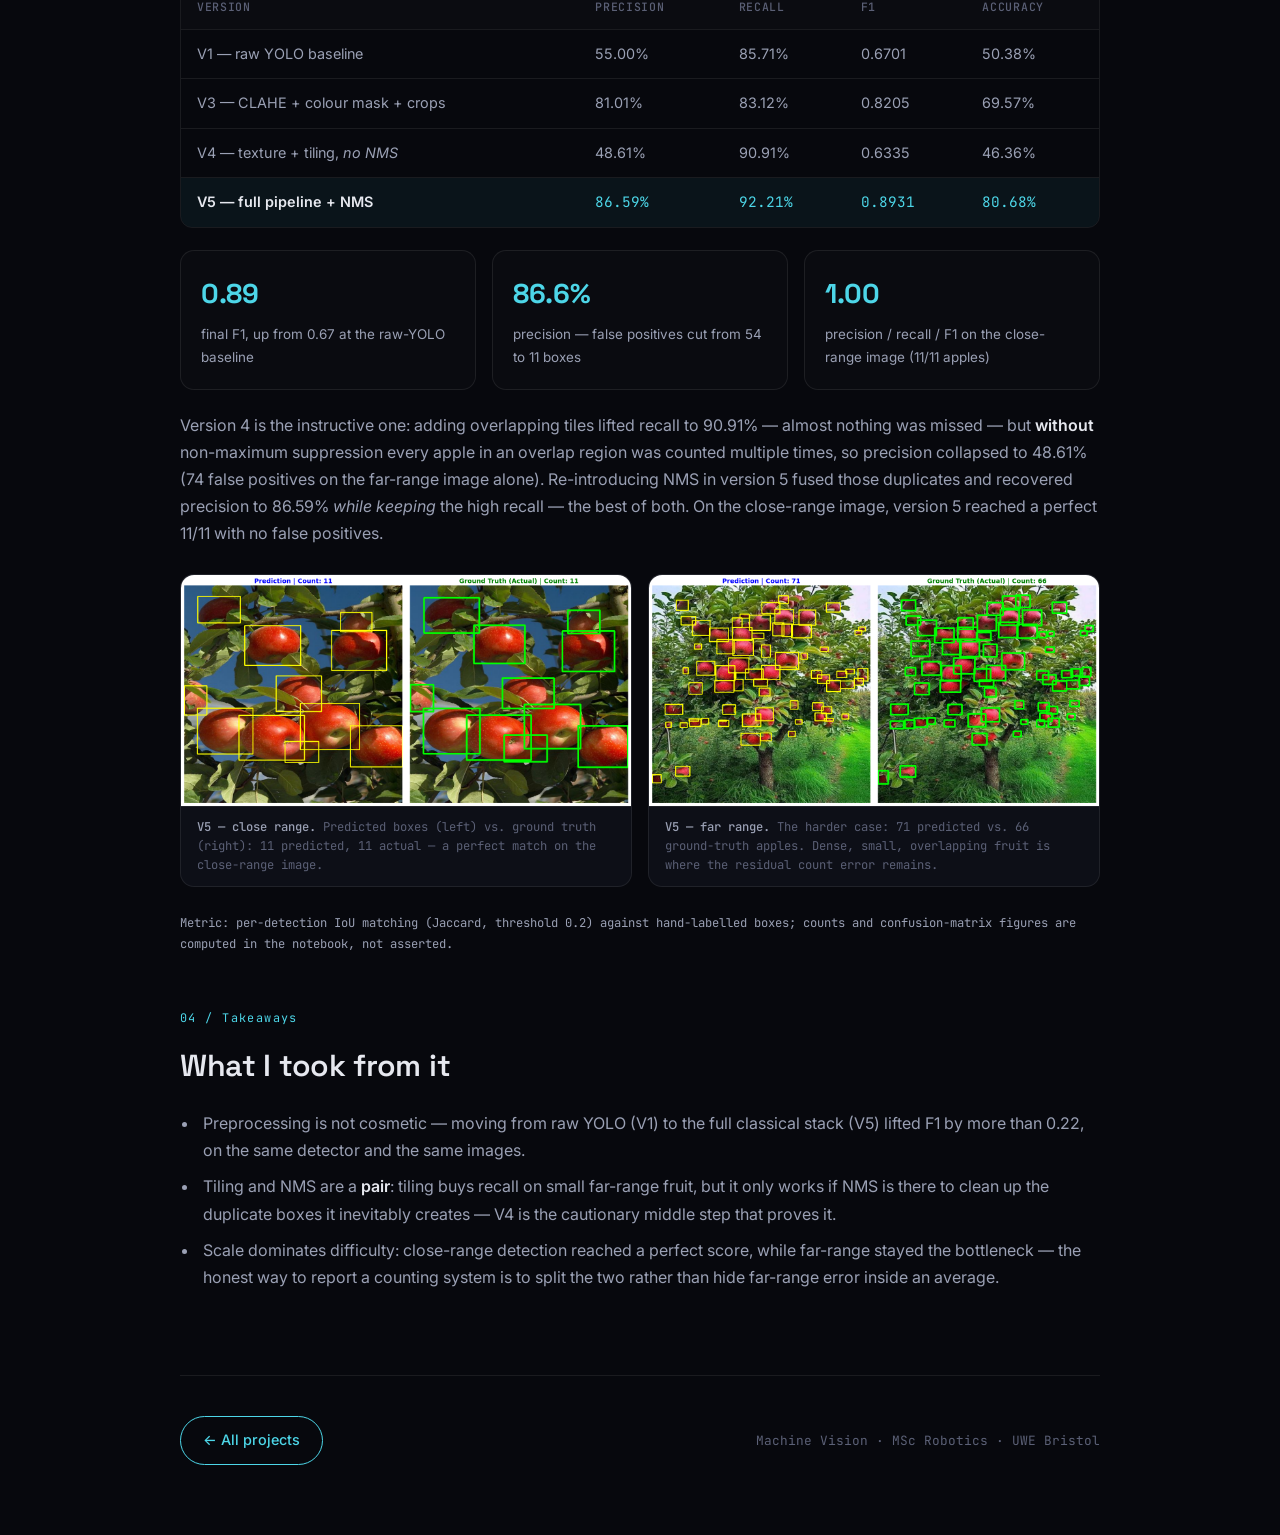
<file: coursework/machine-vision.html>
<!DOCTYPE html>
<html lang="en">
<head>
<meta charset="UTF-8" />
<meta name="viewport" content="width=device-width, initial-scale=1.0" />
<title>Orchard Apple Detection &amp; Counting — Sangyoon Lee</title>
<meta name="description" content="A staged machine-vision pipeline that detects and counts apples in orchard images — combining classical preprocessing (CLAHE, HSV segmentation, Laplacian texture, overlapping tiling) with a YOLOv8 detector and NMS. MSc coursework, UWE Bristol." />
<link rel="preconnect" href="https://fonts.googleapis.com" />
<link rel="preconnect" href="https://fonts.gstatic.com" crossorigin />
<link href="https://fonts.googleapis.com/css2?family=Inter:wght@300;400;500;600;700&family=JetBrains+Mono:wght@400;500&family=Space+Grotesk:wght@500;600;700&display=swap" rel="stylesheet" />
<link rel="stylesheet" href="coursework.css" />
</head>
<body>
<div class="backdrop"></div>

<nav>
  <a href="../index.html" class="brand">SANGYOON<sup>®</sup></a>
  <a href="../index.html#projects" class="back">← Back to projects</a>
</nav>

<header class="doc-hero wrap">
  <div class="reveal in">
    <div class="eyebrow">MSc Coursework · UWE Bristol</div>
    <h1>Orchard Apple Detection &amp; Counting</h1>
    <div class="report-attach">
      <a href="reports/machine-vision-report.pdf" target="_blank" rel="noopener">
        <span class="ic">📄</span> View full report
      </a>
      <span class="fmt">PDF · 0.8 MB</span>
    </div>
    <p class="lede">
      Building a machine-vision pipeline that finds and counts individual apples in orchard
      photographs — pairing classical image processing (contrast enhancement, colour and texture
      segmentation, overlapping image tiling) with a YOLOv8 detector, then iterating through five
      versions until the false-positive problem at long range was solved.
    </p>
    <div class="meta">
      <div class="m"><div class="k">Unit</div><div class="v">Machine Vision</div></div>
      <div class="m"><div class="k">Tools</div><div class="v">Python · OpenCV · scikit-image · Ultralytics YOLOv8</div></div>
      <div class="m"><div class="k">Task</div><div class="v">Object detection &amp; counting</div></div>
      <div class="m"><div class="k">Date</div><div class="v">Dec 2025</div></div>
    </div>
    <div class="tags">
      <span>YOLOv8</span><span>CLAHE</span><span>HSV Segmentation</span><span>Laplacian Texture</span>
      <span>Image Tiling</span><span>Non-Max Suppression</span>
    </div>
  </div>
</header>

<main class="doc-body wrap">

  <section class="reveal">
    <div class="sec-num">01 / Problem</div>
    <h2>Counting apples on a tree</h2>
    <p>
      The task was to detect and count individual apples in orchard tree images — the perception
      front-end of any yield-estimation or harvesting system. What makes it hard is scale variation:
      the same pipeline has to work on <strong>close-range</strong> shots, where apples are large and
      few, and on <strong>far-range</strong> shots, where dozens of small apples crowd together against
      a cluttered, leafy background.
    </p>
    <p>
      The evaluation set captured exactly that contrast — a close-range image with
      <strong>11 ground-truth apples</strong> and a far-range image with <strong>66</strong>, for
      <strong>77</strong> apples total. Detections were matched to ground truth by intersection-over-union
      (Jaccard index, IoU threshold 0.2), so a "hit" means a box that genuinely overlaps a real apple, not
      just a count that happens to line up.
    </p>
  </section>

  <section class="reveal">
    <div class="sec-num">02 / Pipeline</div>
    <h2>Classical preprocessing into a learned detector</h2>
    <p>
      Rather than throw raw images at the detector, I built a preprocessing stack that makes apples
      easier to find, then let YOLOv8 do the final localisation. Each stage targets a specific failure
      mode:
    </p>
    <ul class="tasks">
      <li><span class="n">1</span><span><b>Brightness.</b> CLAHE on the LAB <em>L</em> channel (<code>clipLimit = 3.0</code>, <code>8×8</code> tiles) to even out orchard lighting and shadow.</span></li>
      <li><span class="n">2</span><span><b>Colour.</b> HSV masking with separate green- and red-apple ranges to suppress foliage before detection.</span></li>
      <li><span class="n">3</span><span><b>Texture.</b> Laplacian edge response plus morphological closing/opening to keep textured fruit regions and drop flat background.</span></li>
      <li><span class="n">4</span><span><b>Tiling.</b> Decompose the image into overlapping tiles (25–30% overlap) so small, distant apples occupy enough pixels for the detector to fire.</span></li>
      <li><span class="n">5</span><span><b>Detect &amp; merge.</b> YOLOv8 per tile, then non-maximum suppression to fuse duplicate boxes from the overlap regions.</span></li>
    </ul>
    <p>
      Several heavier segmentation routes — watershed, GrabCut, and SLIC superpixels
      (<code>n_segments = 500</code>, <code>compactness = 13</code>) with an apple-likeness score in LAB
      space — were prototyped and benchmarked, but the leaner CLAHE → colour → texture → tiling stack is
      what carried into the final pipeline.
    </p>
    <figure class="fig">
      <img src="figures/machine-vision/clahe_brightness.png"
           alt="L-channel brightness histogram before and after CLAHE with Gaussian fits" loading="lazy" />
      <figcaption><b>CLAHE brightness equalisation.</b> L-channel pixel distribution before (blue) and after (orange) CLAHE: the mean lifts from μ = 113.8 to 132.9 and the histogram spreads toward the highlights, evening out orchard lighting before any detection.</figcaption>
    </figure>
    <figure class="fig">
      <img src="figures/machine-vision/hsv_segmentation.png"
           alt="Original orchard image beside its HSV-masked version with the sky background removed" loading="lazy" />
      <figcaption><b>HSV colour masking.</b> Original (left) vs. the HSV-masked image (right): the green/red apple ranges isolate the vegetation-and-fruit region and drop the bright sky background, narrowing where the detector has to look. (The figure's in-notebook title reads "HSV Segmentation".)</figcaption>
    </figure>
  </section>

  <section class="reveal">
    <div class="sec-num">03 / Results</div>
    <h2>Five versions, measured the same way</h2>
    <p>
      Each version was scored on the same 77-apple set with the same IoU-matched metric, so the numbers
      are directly comparable. The progression is the point — and version 4 is in the table on purpose,
      because it shows what breaks when a stage is removed:
    </p>
    <div class="tbl-wrap">
      <table class="res">
        <thead>
          <tr><th>Version</th><th>Precision</th><th>Recall</th><th>F1</th><th>Accuracy</th></tr>
        </thead>
        <tbody>
          <tr><td>V1 — raw YOLO baseline</td><td>55.00%</td><td>85.71%</td><td>0.6701</td><td>50.38%</td></tr>
          <tr><td>V3 — CLAHE + colour mask + crops</td><td>81.01%</td><td>83.12%</td><td>0.8205</td><td>69.57%</td></tr>
          <tr><td>V4 — texture + tiling, <em>no NMS</em></td><td>48.61%</td><td>90.91%</td><td>0.6335</td><td>46.36%</td></tr>
          <tr class="best"><td>V5 — full pipeline + NMS</td><td class="hl">86.59%</td><td class="hl">92.21%</td><td class="hl">0.8931</td><td class="hl">80.68%</td></tr>
        </tbody>
      </table>
    </div>
    <div class="metrics">
      <div class="metric"><div class="big">0.89</div><div class="lbl">final F1, up from 0.67 at the raw-YOLO baseline</div></div>
      <div class="metric"><div class="big">86.6%</div><div class="lbl">precision — false positives cut from 54 to 11 boxes</div></div>
      <div class="metric"><div class="big">1.00</div><div class="lbl">precision / recall / F1 on the close-range image (11/11 apples)</div></div>
    </div>
    <p>
      Version 4 is the instructive one: adding overlapping tiles lifted recall to 90.91% — almost nothing
      was missed — but <strong>without</strong> non-maximum suppression every apple in an overlap region
      was counted multiple times, so precision collapsed to 48.61% (74 false positives on the far-range
      image alone). Re-introducing NMS in version 5 fused those duplicates and recovered precision to
      86.59% <em>while keeping</em> the high recall — the best of both. On the close-range image, version 5
      reached a perfect 11/11 with no false positives.
    </p>
    <div class="fig-2up">
      <figure class="fig">
        <img src="figures/machine-vision/v5_closerange.png"
             alt="Version 5 detections versus ground truth on the close-range image, 11 predicted and 11 actual" loading="lazy" />
        <figcaption><b>V5 — close range.</b> Predicted boxes (left) vs. ground truth (right): 11 predicted, 11 actual — a perfect match on the close-range image.</figcaption>
      </figure>
      <figure class="fig">
        <img src="figures/machine-vision/v5_farrange.png"
             alt="Version 5 detections versus ground truth on the far-range image, 71 predicted and 66 actual" loading="lazy" />
        <figcaption><b>V5 — far range.</b> The harder case: 71 predicted vs. 66 ground-truth apples. Dense, small, overlapping fruit is where the residual count error remains.</figcaption>
      </figure>
    </div>
    <p class="note">
      Metric: per-detection IoU matching (Jaccard, threshold 0.2) against hand-labelled boxes; counts and
      confusion-matrix figures are computed in the notebook, not asserted.
    </p>
  </section>

  <section class="reveal">
    <div class="sec-num">04 / Takeaways</div>
    <h2>What I took from it</h2>
    <ul>
      <li>Preprocessing is not cosmetic — moving from raw YOLO (V1) to the full classical stack (V5) lifted F1 by more than 0.22, on the same detector and the same images.</li>
      <li>Tiling and NMS are a <strong>pair</strong>: tiling buys recall on small far-range fruit, but it only works if NMS is there to clean up the duplicate boxes it inevitably creates — V4 is the cautionary middle step that proves it.</li>
      <li>Scale dominates difficulty: close-range detection reached a perfect score, while far-range stayed the bottleneck — the honest way to report a counting system is to split the two rather than hide far-range error inside an average.</li>
    </ul>
  </section>

</main>

<footer class="doc-foot wrap">
  <a href="../index.html#projects" class="home">← All projects</a>
  <span class="muted">Machine Vision · MSc Robotics · UWE Bristol</span>
</footer>

<script>
  (function () {
    var reduce = window.matchMedia('(prefers-reduced-motion: reduce)').matches;
    if (!reduce && 'IntersectionObserver' in window) {
      var io = new IntersectionObserver(function (es) {
        es.forEach(function (e) { if (e.isIntersecting) { e.target.classList.add('in'); io.unobserve(e.target); } });
      }, { threshold: 0.1 });
      document.querySelectorAll('.reveal').forEach(function (el) { io.observe(el); });
    } else {
      document.querySelectorAll('.reveal').forEach(function (el) { el.classList.add('in'); });
    }
  })();
</script>
</body>
</html>
</file>
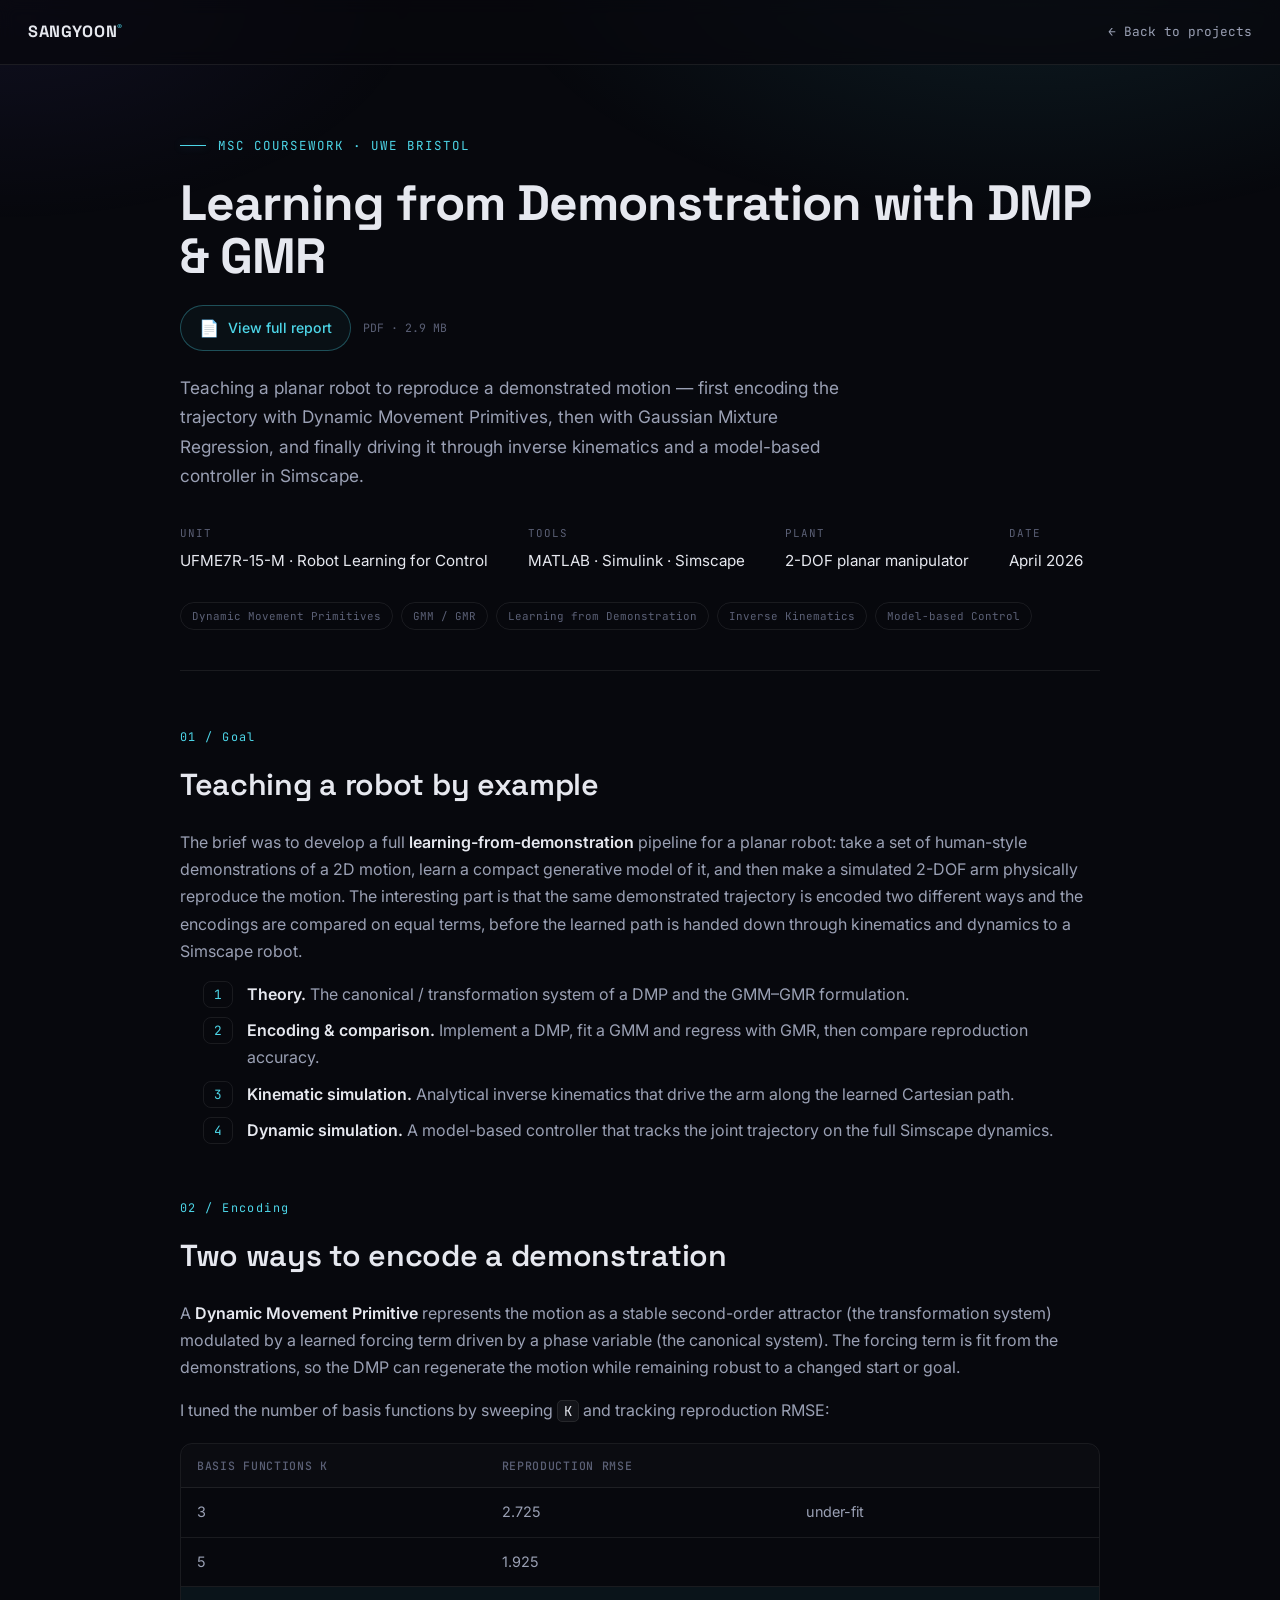
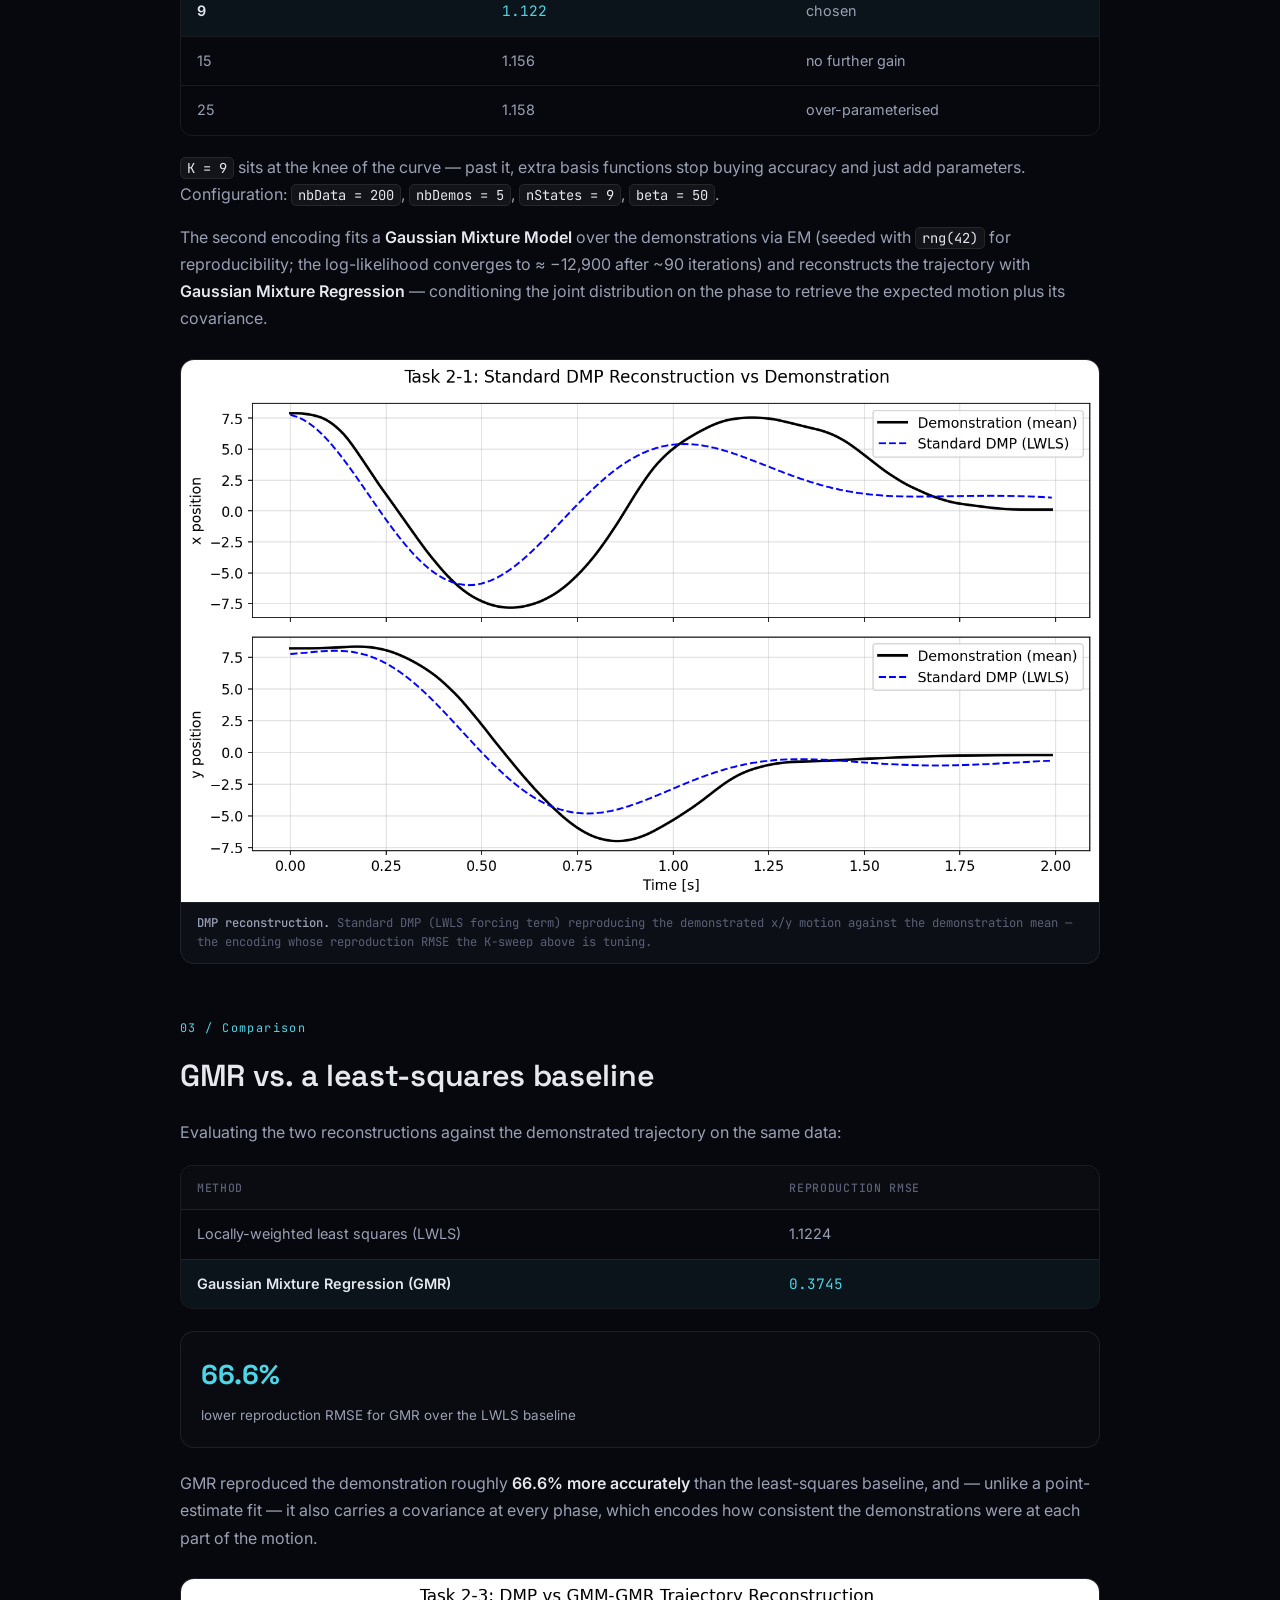
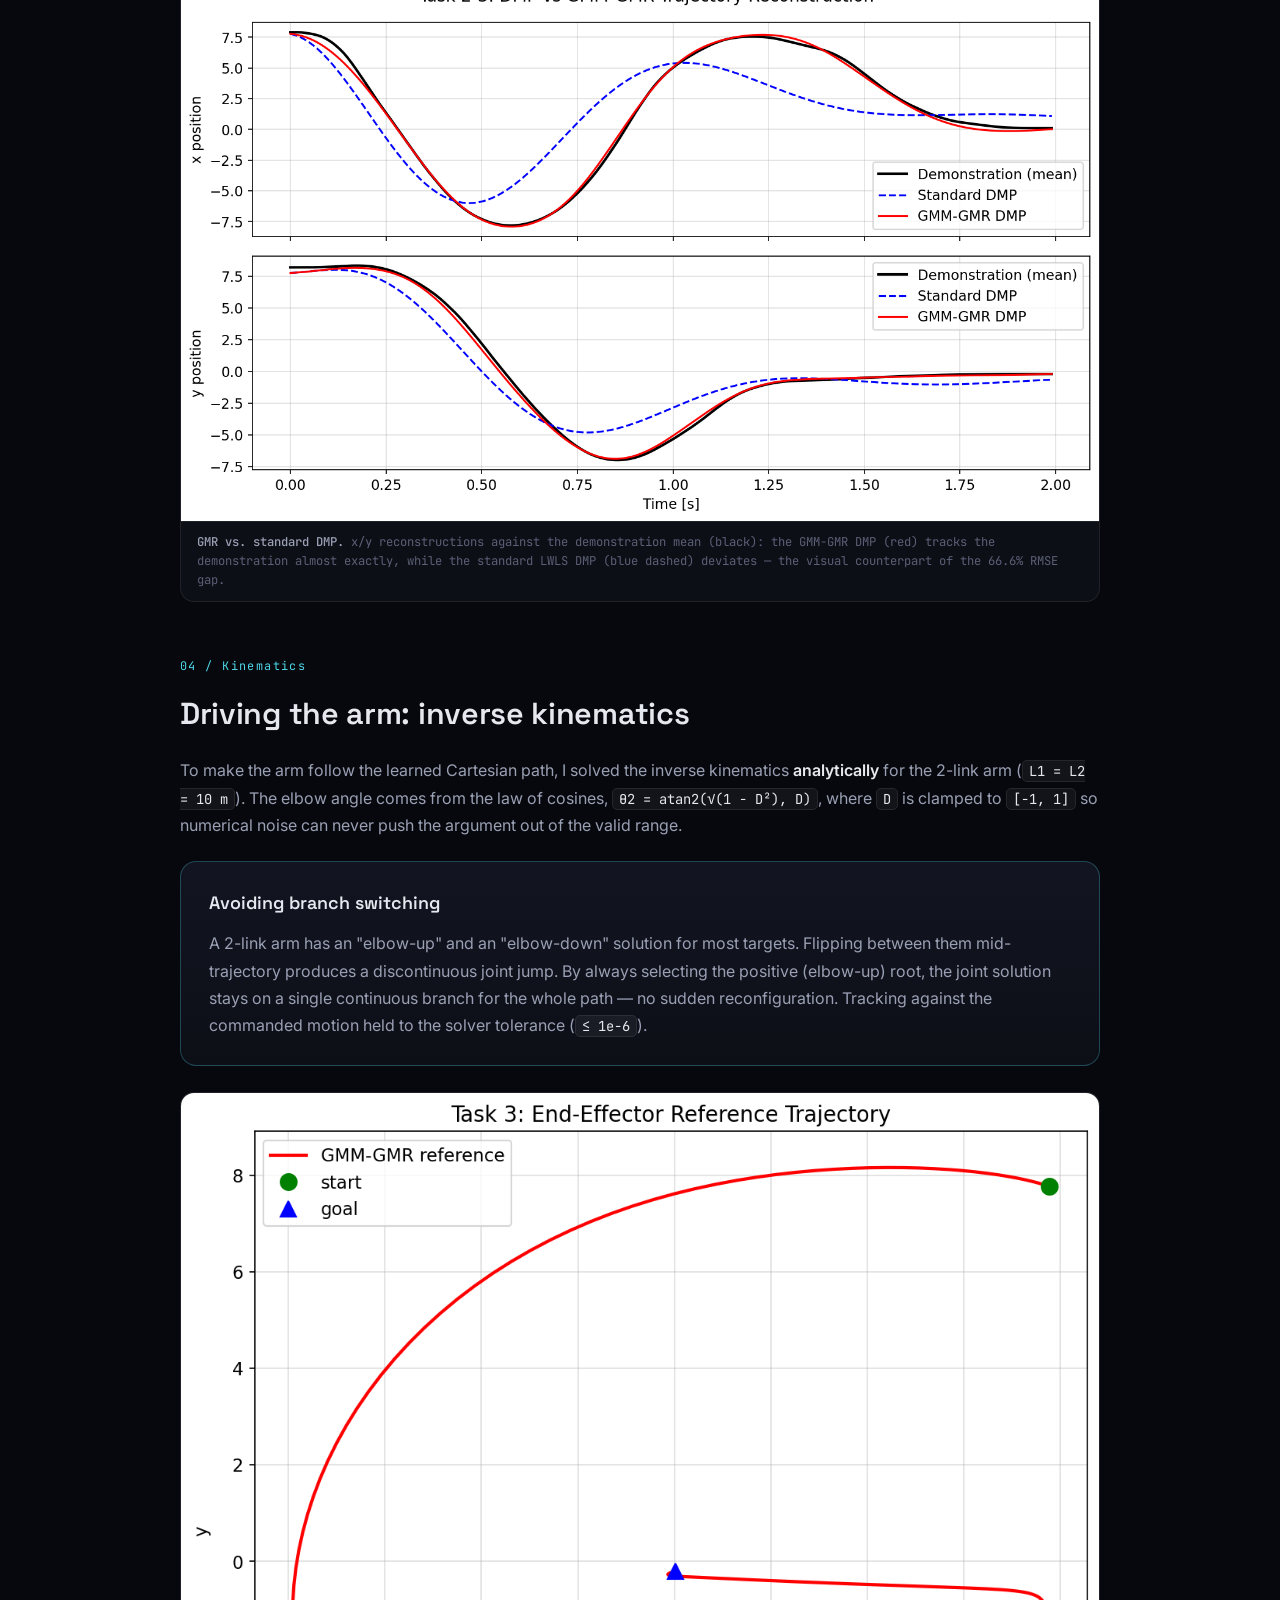
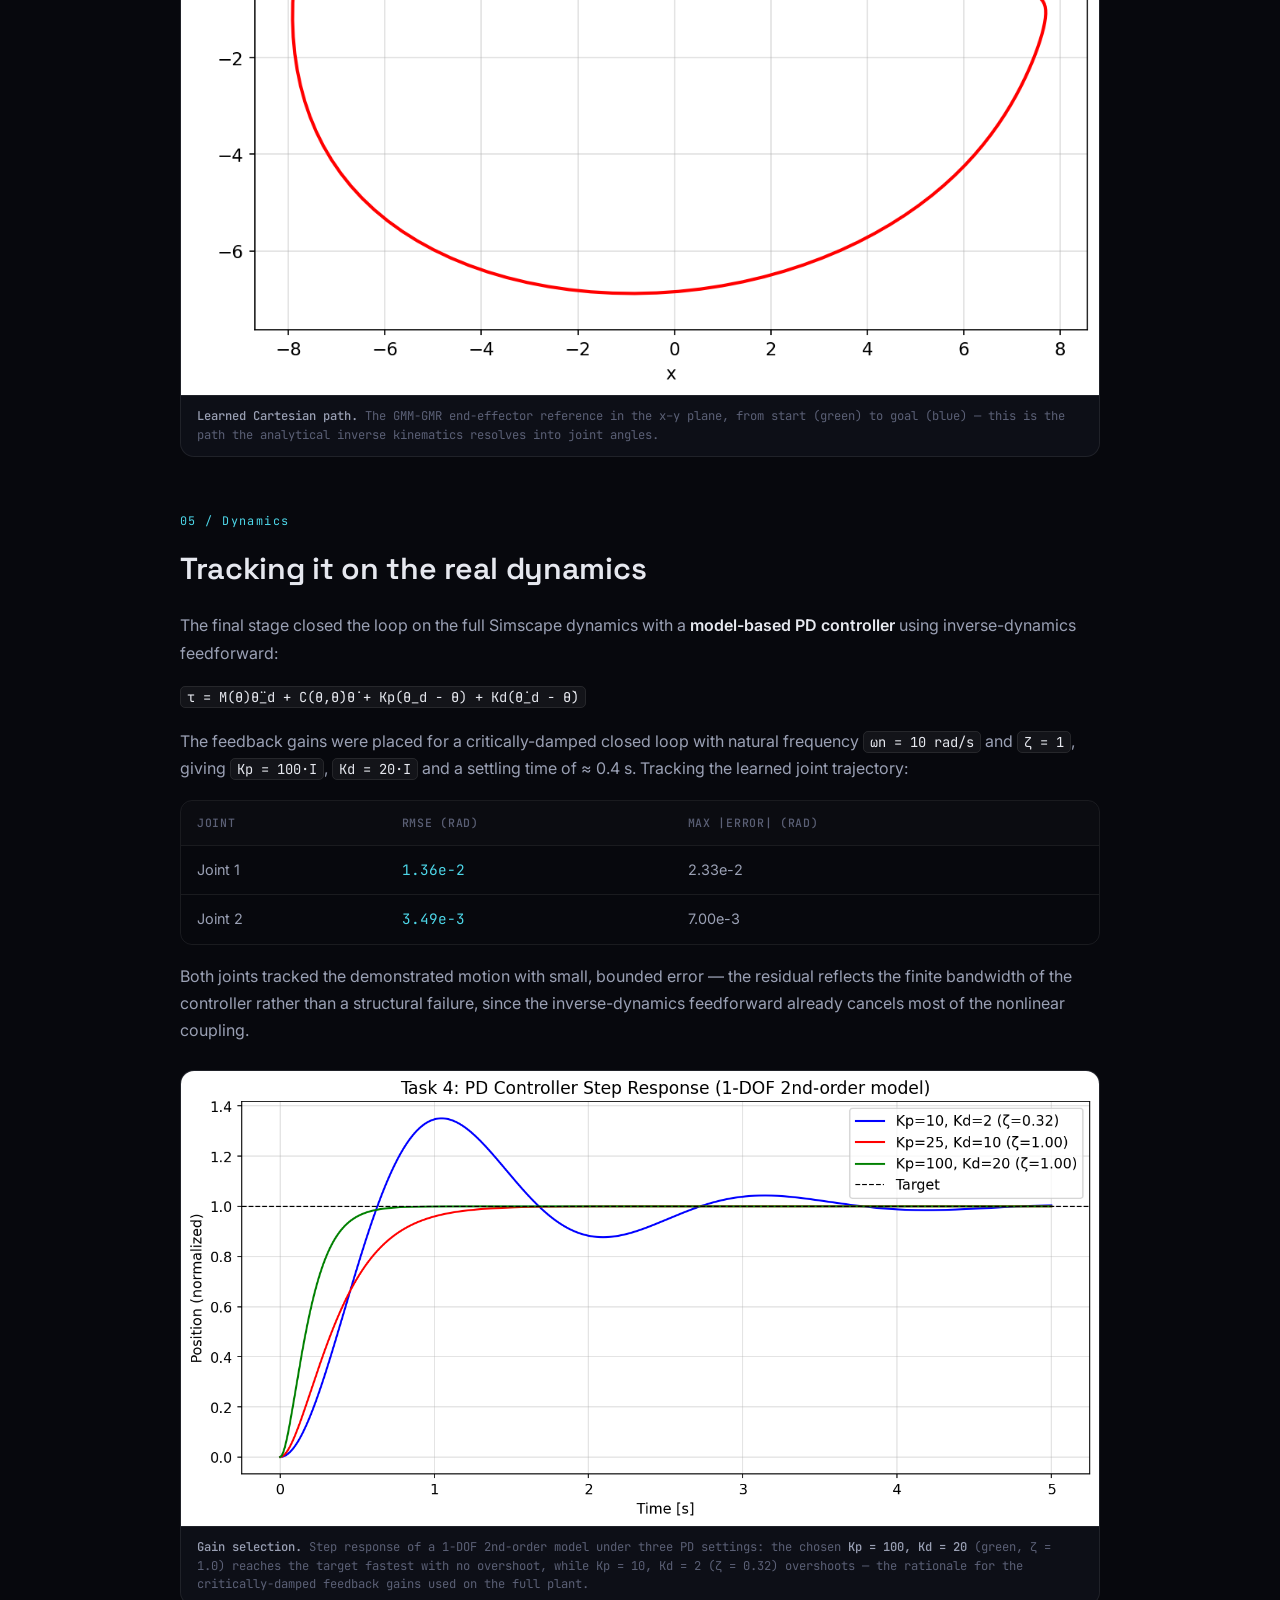
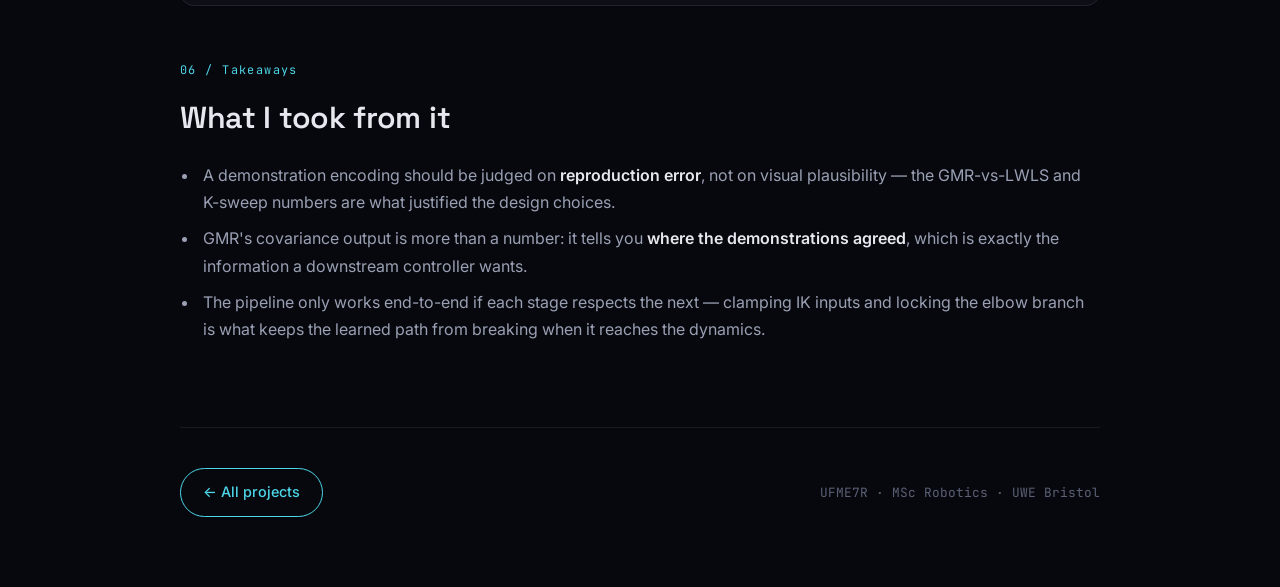
<file: coursework/robot-learning.html>
<!DOCTYPE html>
<html lang="en">
<head>
<meta charset="UTF-8" />
<meta name="viewport" content="width=device-width, initial-scale=1.0" />
<title>Learning from Demonstration: DMP + GMR — Sangyoon Lee</title>
<meta name="description" content="Teaching a planar robot to reproduce demonstrated motions with Dynamic Movement Primitives and Gaussian Mixture Regression, then closing the loop through kinematics and model-based control. MSc coursework, UWE Bristol." />
<link rel="preconnect" href="https://fonts.googleapis.com" />
<link rel="preconnect" href="https://fonts.gstatic.com" crossorigin />
<link href="https://fonts.googleapis.com/css2?family=Inter:wght@300;400;500;600;700&family=JetBrains+Mono:wght@400;500&family=Space+Grotesk:wght@500;600;700&display=swap" rel="stylesheet" />
<link rel="stylesheet" href="coursework.css" />
</head>
<body>
<div class="backdrop"></div>

<nav>
  <a href="../index.html" class="brand">SANGYOON<sup>®</sup></a>
  <a href="../index.html#projects" class="back">← Back to projects</a>
</nav>

<header class="doc-hero wrap">
  <div class="reveal in">
    <div class="eyebrow">MSc Coursework · UWE Bristol</div>
    <h1>Learning from Demonstration with DMP &amp; GMR</h1>
    <div class="report-attach">
      <a href="reports/robot-learning-report.pdf" target="_blank" rel="noopener">
        <span class="ic">📄</span> View full report
      </a>
      <span class="fmt">PDF · 2.9 MB</span>
    </div>
    <p class="lede">
      Teaching a planar robot to reproduce a demonstrated motion — first encoding the trajectory with
      Dynamic Movement Primitives, then with Gaussian Mixture Regression, and finally driving it through
      inverse kinematics and a model-based controller in Simscape.
    </p>
    <div class="meta">
      <div class="m"><div class="k">Unit</div><div class="v">UFME7R-15-M · Robot Learning for Control</div></div>
      <div class="m"><div class="k">Tools</div><div class="v">MATLAB · Simulink · Simscape</div></div>
      <div class="m"><div class="k">Plant</div><div class="v">2-DOF planar manipulator</div></div>
      <div class="m"><div class="k">Date</div><div class="v">April 2026</div></div>
    </div>
    <div class="tags">
      <span>Dynamic Movement Primitives</span><span>GMM / GMR</span><span>Learning from Demonstration</span>
      <span>Inverse Kinematics</span><span>Model-based Control</span>
    </div>
  </div>
</header>

<main class="doc-body wrap">

  <section class="reveal">
    <div class="sec-num">01 / Goal</div>
    <h2>Teaching a robot by example</h2>
    <p>
      The brief was to develop a full <strong>learning-from-demonstration</strong> pipeline for a planar
      robot: take a set of human-style demonstrations of a 2D motion, learn a compact generative model of
      it, and then make a simulated 2-DOF arm physically reproduce the motion. The interesting part is that
      the same demonstrated trajectory is encoded two different ways and the encodings are compared on equal
      terms, before the learned path is handed down through kinematics and dynamics to a Simscape robot.
    </p>
    <ul class="tasks">
      <li><span class="n">1</span><span><b>Theory.</b> The canonical / transformation system of a DMP and the GMM–GMR formulation.</span></li>
      <li><span class="n">2</span><span><b>Encoding &amp; comparison.</b> Implement a DMP, fit a GMM and regress with GMR, then compare reproduction accuracy.</span></li>
      <li><span class="n">3</span><span><b>Kinematic simulation.</b> Analytical inverse kinematics that drive the arm along the learned Cartesian path.</span></li>
      <li><span class="n">4</span><span><b>Dynamic simulation.</b> A model-based controller that tracks the joint trajectory on the full Simscape dynamics.</span></li>
    </ul>
  </section>

  <section class="reveal">
    <div class="sec-num">02 / Encoding</div>
    <h2>Two ways to encode a demonstration</h2>
    <p>
      A <strong>Dynamic Movement Primitive</strong> represents the motion as a stable second-order
      attractor (the transformation system) modulated by a learned forcing term driven by a phase variable
      (the canonical system). The forcing term is fit from the demonstrations, so the DMP can regenerate the
      motion while remaining robust to a changed start or goal.
    </p>
    <p>
      I tuned the number of basis functions by sweeping <code>K</code> and tracking reproduction RMSE:
    </p>
    <div class="tbl-wrap">
      <table class="res">
        <thead><tr><th>Basis functions K</th><th>Reproduction RMSE</th><th></th></tr></thead>
        <tbody>
          <tr><td>3</td><td>2.725</td><td>under-fit</td></tr>
          <tr><td>5</td><td>1.925</td><td></td></tr>
          <tr class="best"><td>9</td><td class="hl">1.122</td><td>chosen</td></tr>
          <tr><td>15</td><td>1.156</td><td>no further gain</td></tr>
          <tr><td>25</td><td>1.158</td><td>over-parameterised</td></tr>
        </tbody>
      </table>
    </div>
    <p>
      <code>K = 9</code> sits at the knee of the curve — past it, extra basis functions stop buying accuracy
      and just add parameters. Configuration: <code>nbData = 200</code>, <code>nbDemos = 5</code>,
      <code>nStates = 9</code>, <code>beta = 50</code>.
    </p>
    <p>
      The second encoding fits a <strong>Gaussian Mixture Model</strong> over the demonstrations via EM
      (seeded with <code>rng(42)</code> for reproducibility; the log-likelihood converges to ≈ −12,900 after
      ~90 iterations) and reconstructs the trajectory with <strong>Gaussian Mixture Regression</strong> —
      conditioning the joint distribution on the phase to retrieve the expected motion plus its covariance.
    </p>
    <figure class="fig">
      <img src="figures/robot-learning/task2_1_dmp_reconstruction.png"
           alt="DMP reconstruction of the demonstrated x and y trajectories versus the demonstration mean" loading="lazy" />
      <figcaption><b>DMP reconstruction.</b> Standard DMP (LWLS forcing term) reproducing the demonstrated x/y motion against the demonstration mean — the encoding whose reproduction RMSE the K-sweep above is tuning.</figcaption>
    </figure>
  </section>

  <section class="reveal">
    <div class="sec-num">03 / Comparison</div>
    <h2>GMR vs. a least-squares baseline</h2>
    <p>
      Evaluating the two reconstructions against the demonstrated trajectory on the same data:
    </p>
    <div class="tbl-wrap">
      <table class="res">
        <thead><tr><th>Method</th><th>Reproduction RMSE</th></tr></thead>
        <tbody>
          <tr><td>Locally-weighted least squares (LWLS)</td><td>1.1224</td></tr>
          <tr class="best"><td>Gaussian Mixture Regression (GMR)</td><td class="hl">0.3745</td></tr>
        </tbody>
      </table>
    </div>
    <div class="metrics">
      <div class="metric"><div class="big">66.6%</div><div class="lbl">lower reproduction RMSE for GMR over the LWLS baseline</div></div>
    </div>
    <p>
      GMR reproduced the demonstration roughly <strong>66.6% more accurately</strong> than the
      least-squares baseline, and — unlike a point-estimate fit — it also carries a covariance at every
      phase, which encodes how consistent the demonstrations were at each part of the motion.
    </p>
    <figure class="fig">
      <img src="figures/robot-learning/task2_3_trajectory_comparison.png"
           alt="x and y reconstructions from standard DMP and GMM-GMR DMP overlaid on the demonstration mean" loading="lazy" />
      <figcaption><b>GMR vs. standard DMP.</b> x/y reconstructions against the demonstration mean (black): the GMM-GMR DMP (red) tracks the demonstration almost exactly, while the standard LWLS DMP (blue dashed) deviates — the visual counterpart of the 66.6% RMSE gap.</figcaption>
    </figure>
  </section>

  <section class="reveal">
    <div class="sec-num">04 / Kinematics</div>
    <h2>Driving the arm: inverse kinematics</h2>
    <p>
      To make the arm follow the learned Cartesian path, I solved the inverse kinematics
      <strong>analytically</strong> for the 2-link arm (<code>L1 = L2 = 10 m</code>). The elbow angle comes
      from the law of cosines, <code>θ2 = atan2(√(1 − D²), D)</code>, where <code>D</code> is clamped to
      <code>[−1, 1]</code> so numerical noise can never push the argument out of the valid range.
    </p>
    <div class="card accent">
      <h3 style="margin-top:0">Avoiding branch switching</h3>
      <p style="margin-bottom:0">
        A 2-link arm has an "elbow-up" and an "elbow-down" solution for most targets. Flipping between
        them mid-trajectory produces a discontinuous joint jump. By always selecting the positive
        (elbow-up) root, the joint solution stays on a single continuous branch for the whole path —
        no sudden reconfiguration. Tracking against the commanded motion held to the solver tolerance
        (<code>≤ 1e-6</code>).
      </p>
    </div>
    <figure class="fig">
      <img src="figures/robot-learning/task3_reference_trajectory.png"
           alt="End-effector reference trajectory in the Cartesian plane with marked start and goal" loading="lazy" />
      <figcaption><b>Learned Cartesian path.</b> The GMM-GMR end-effector reference in the x–y plane, from start (green) to goal (blue) — this is the path the analytical inverse kinematics resolves into joint angles.</figcaption>
    </figure>
  </section>

  <section class="reveal">
    <div class="sec-num">05 / Dynamics</div>
    <h2>Tracking it on the real dynamics</h2>
    <p>
      The final stage closed the loop on the full Simscape dynamics with a <strong>model-based PD
      controller</strong> using inverse-dynamics feedforward:
    </p>
    <p style="margin:0 0 18px"><code>τ = M(θ)θ̈_d + C(θ,θ̇)θ̇ + Kp(θ_d − θ) + Kd(θ̇_d − θ̇)</code></p>
    <p>
      The feedback gains were placed for a critically-damped closed loop with natural frequency
      <code>ωn = 10 rad/s</code> and <code>ζ = 1</code>, giving <code>Kp = 100·I</code>,
      <code>Kd = 20·I</code> and a settling time of ≈ 0.4 s. Tracking the learned joint trajectory:
    </p>
    <div class="tbl-wrap">
      <table class="res">
        <thead><tr><th>Joint</th><th>RMSE (rad)</th><th>max |error| (rad)</th></tr></thead>
        <tbody>
          <tr><td>Joint 1</td><td class="hl">1.36e-2</td><td>2.33e-2</td></tr>
          <tr><td>Joint 2</td><td class="hl">3.49e-3</td><td>7.00e-3</td></tr>
        </tbody>
      </table>
    </div>
    <p>
      Both joints tracked the demonstrated motion with small, bounded error — the residual reflects the
      finite bandwidth of the controller rather than a structural failure, since the inverse-dynamics
      feedforward already cancels most of the nonlinear coupling.
    </p>
    <figure class="fig">
      <img src="figures/robot-learning/task4_pd_step_response.png"
           alt="Step response of a 1-DOF second-order model under three PD gain settings versus the target" loading="lazy" />
      <figcaption><b>Gain selection.</b> Step response of a 1-DOF 2nd-order model under three PD settings: the chosen <b>Kp = 100, Kd = 20</b> (green, ζ = 1.0) reaches the target fastest with no overshoot, while Kp = 10, Kd = 2 (ζ = 0.32) overshoots — the rationale for the critically-damped feedback gains used on the full plant.</figcaption>
    </figure>
  </section>

  <section class="reveal">
    <div class="sec-num">06 / Takeaways</div>
    <h2>What I took from it</h2>
    <ul>
      <li>A demonstration encoding should be judged on <strong>reproduction error</strong>, not on visual plausibility — the GMR-vs-LWLS and K-sweep numbers are what justified the design choices.</li>
      <li>GMR's covariance output is more than a number: it tells you <strong>where the demonstrations agreed</strong>, which is exactly the information a downstream controller wants.</li>
      <li>The pipeline only works end-to-end if each stage respects the next — clamping IK inputs and locking the elbow branch is what keeps the learned path from breaking when it reaches the dynamics.</li>
    </ul>
  </section>

</main>

<footer class="doc-foot wrap">
  <a href="../index.html#projects" class="home">← All projects</a>
  <span class="muted">UFME7R · MSc Robotics · UWE Bristol</span>
</footer>

<script>
  (function () {
    var reduce = window.matchMedia('(prefers-reduced-motion: reduce)').matches;
    if (!reduce && 'IntersectionObserver' in window) {
      var io = new IntersectionObserver(function (es) {
        es.forEach(function (e) { if (e.isIntersecting) { e.target.classList.add('in'); io.unobserve(e.target); } });
      }, { threshold: 0.1 });
      document.querySelectorAll('.reveal').forEach(function (el) { io.observe(el); });
    } else {
      document.querySelectorAll('.reveal').forEach(function (el) { el.classList.add('in'); });
    }
  })();
</script>
</body>
</html>
</file>
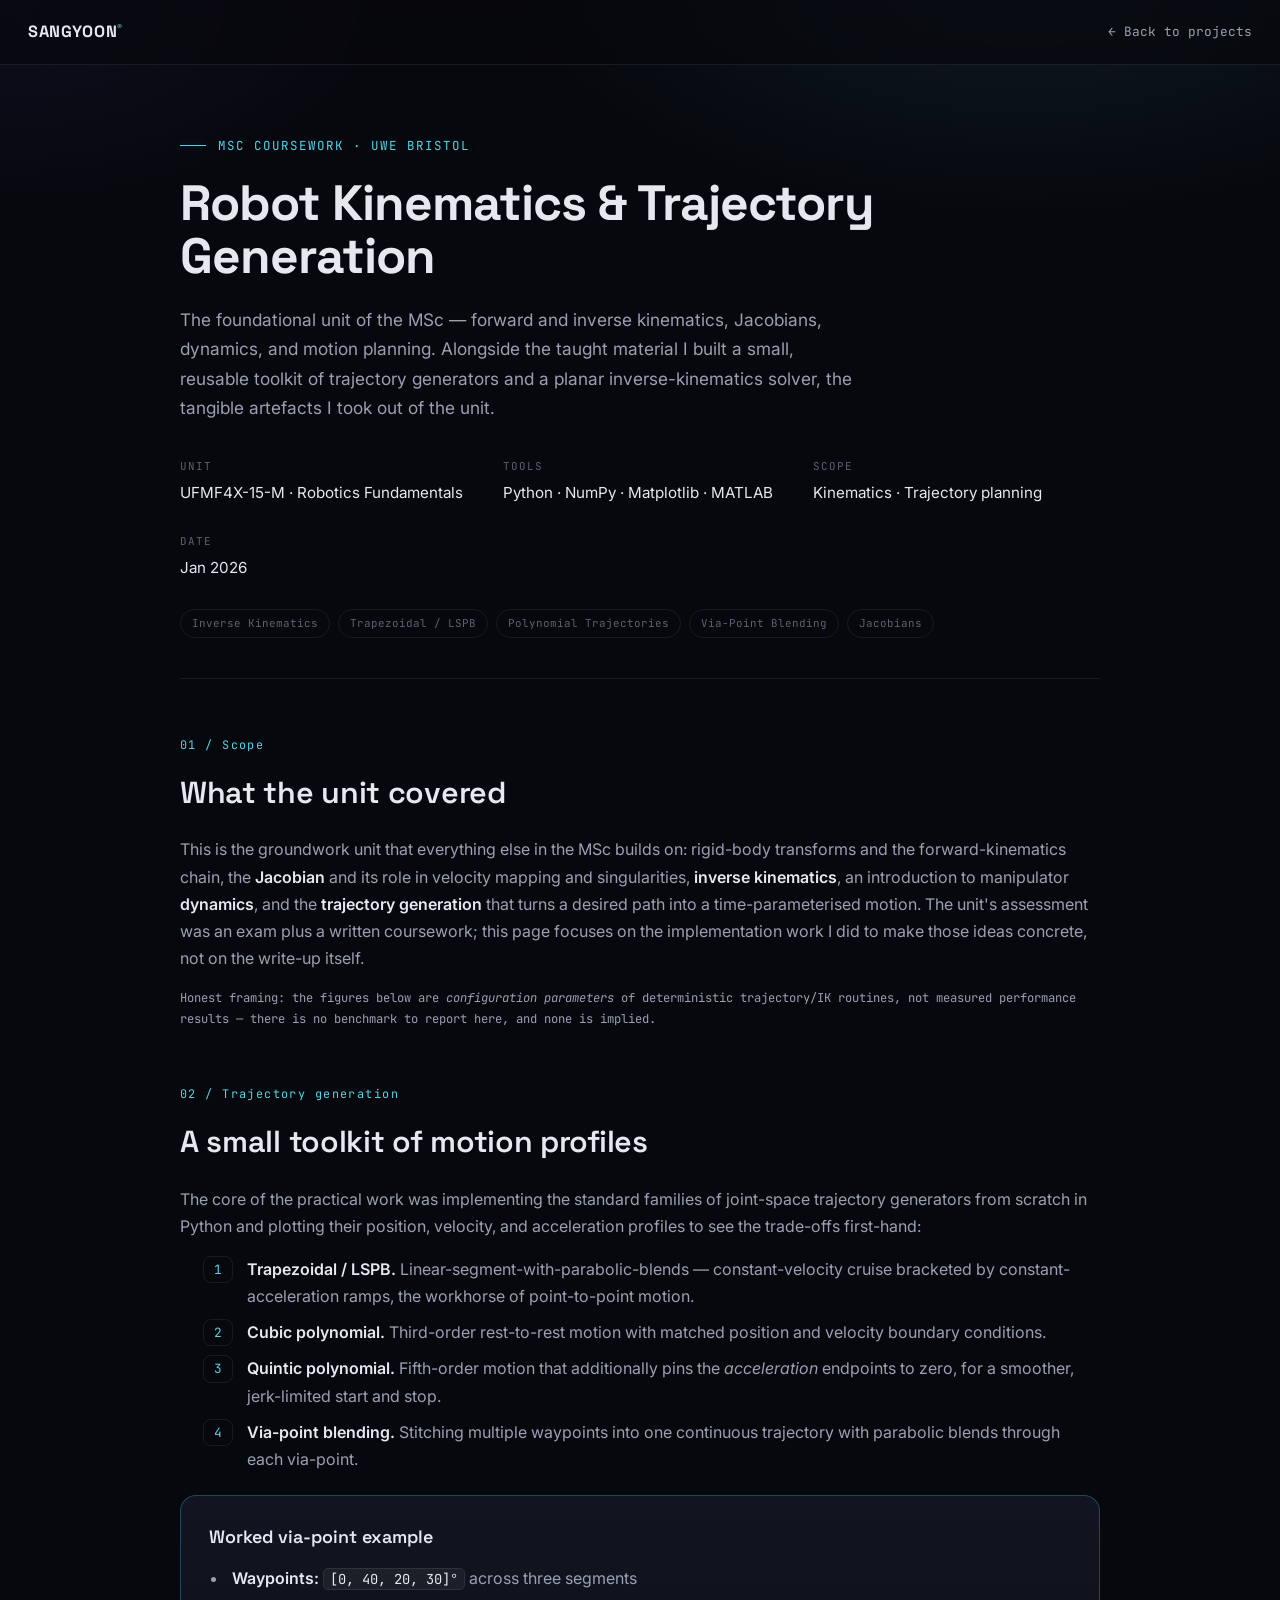
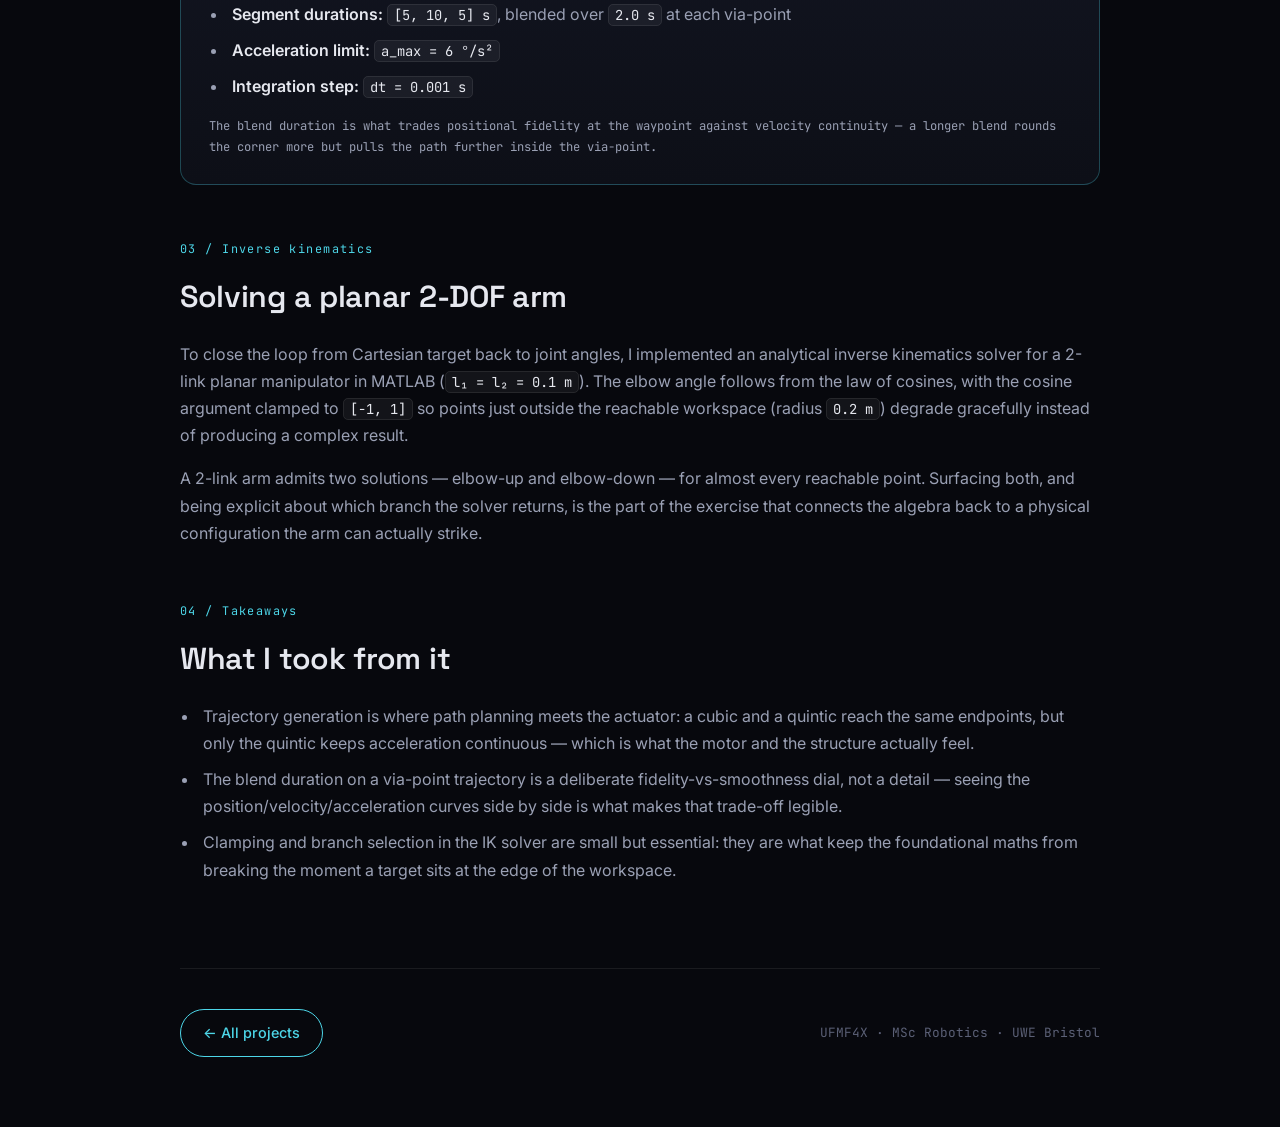
<file: coursework/robotics-fundamentals.html>
<!DOCTYPE html>
<html lang="en">
<head>
<meta charset="UTF-8" />
<meta name="viewport" content="width=device-width, initial-scale=1.0" />
<title>Robot Kinematics &amp; Trajectory Generation — Sangyoon Lee</title>
<meta name="description" content="Foundations of robot motion: forward and inverse kinematics for a planar arm, and a small toolkit of trajectory generators — trapezoidal, polynomial, and via-point blended profiles. MSc coursework, UWE Bristol." />
<link rel="preconnect" href="https://fonts.googleapis.com" />
<link rel="preconnect" href="https://fonts.gstatic.com" crossorigin />
<link href="https://fonts.googleapis.com/css2?family=Inter:wght@300;400;500;600;700&family=JetBrains+Mono:wght@400;500&family=Space+Grotesk:wght@500;600;700&display=swap" rel="stylesheet" />
<link rel="stylesheet" href="coursework.css" />
</head>
<body>
<div class="backdrop"></div>

<nav>
  <a href="../index.html" class="brand">SANGYOON<sup>®</sup></a>
  <a href="../index.html#projects" class="back">← Back to projects</a>
</nav>

<header class="doc-hero wrap">
  <div class="reveal in">
    <div class="eyebrow">MSc Coursework · UWE Bristol</div>
    <h1>Robot Kinematics &amp; Trajectory Generation</h1>
    <p class="lede">
      The foundational unit of the MSc — forward and inverse kinematics, Jacobians, dynamics, and
      motion planning. Alongside the taught material I built a small, reusable toolkit of trajectory
      generators and a planar inverse-kinematics solver, the tangible artefacts I took out of the unit.
    </p>
    <div class="meta">
      <div class="m"><div class="k">Unit</div><div class="v">UFMF4X-15-M · Robotics Fundamentals</div></div>
      <div class="m"><div class="k">Tools</div><div class="v">Python · NumPy · Matplotlib · MATLAB</div></div>
      <div class="m"><div class="k">Scope</div><div class="v">Kinematics · Trajectory planning</div></div>
      <div class="m"><div class="k">Date</div><div class="v">Jan 2026</div></div>
    </div>
    <div class="tags">
      <span>Inverse Kinematics</span><span>Trapezoidal / LSPB</span><span>Polynomial Trajectories</span>
      <span>Via-Point Blending</span><span>Jacobians</span>
    </div>
  </div>
</header>

<main class="doc-body wrap">

  <section class="reveal">
    <div class="sec-num">01 / Scope</div>
    <h2>What the unit covered</h2>
    <p>
      This is the groundwork unit that everything else in the MSc builds on: rigid-body transforms and
      the forward-kinematics chain, the <strong>Jacobian</strong> and its role in velocity mapping and
      singularities, <strong>inverse kinematics</strong>, an introduction to manipulator
      <strong>dynamics</strong>, and the <strong>trajectory generation</strong> that turns a desired
      path into a time-parameterised motion. The unit's assessment was an exam plus a written
      coursework; this page focuses on the implementation work I did to make those ideas concrete,
      not on the write-up itself.
    </p>
    <p class="note">
      Honest framing: the figures below are <em>configuration parameters</em> of deterministic
      trajectory/IK routines, not measured performance results — there is no benchmark to report here,
      and none is implied.
    </p>
  </section>

  <section class="reveal">
    <div class="sec-num">02 / Trajectory generation</div>
    <h2>A small toolkit of motion profiles</h2>
    <p>
      The core of the practical work was implementing the standard families of joint-space trajectory
      generators from scratch in Python and plotting their position, velocity, and acceleration
      profiles to see the trade-offs first-hand:
    </p>
    <ul class="tasks">
      <li><span class="n">1</span><span><b>Trapezoidal / LSPB.</b> Linear-segment-with-parabolic-blends — constant-velocity cruise bracketed by constant-acceleration ramps, the workhorse of point-to-point motion.</span></li>
      <li><span class="n">2</span><span><b>Cubic polynomial.</b> Third-order rest-to-rest motion with matched position and velocity boundary conditions.</span></li>
      <li><span class="n">3</span><span><b>Quintic polynomial.</b> Fifth-order motion that additionally pins the <em>acceleration</em> endpoints to zero, for a smoother, jerk-limited start and stop.</span></li>
      <li><span class="n">4</span><span><b>Via-point blending.</b> Stitching multiple waypoints into one continuous trajectory with parabolic blends through each via-point.</span></li>
    </ul>
    <div class="card accent">
      <h3 style="margin-top:0">Worked via-point example</h3>
      <ul>
        <li><strong>Waypoints:</strong> <code>[0, 40, 20, 30]°</code> across three segments</li>
        <li><strong>Segment durations:</strong> <code>[5, 10, 5] s</code>, blended over <code>2.0 s</code> at each via-point</li>
        <li><strong>Acceleration limit:</strong> <code>a_max = 6 °/s²</code></li>
        <li><strong>Integration step:</strong> <code>dt = 0.001 s</code></li>
      </ul>
      <p style="margin-bottom:0" class="note">
        The blend duration is what trades positional fidelity at the waypoint against velocity
        continuity — a longer blend rounds the corner more but pulls the path further inside the
        via-point.
      </p>
    </div>
  </section>

  <section class="reveal">
    <div class="sec-num">03 / Inverse kinematics</div>
    <h2>Solving a planar 2-DOF arm</h2>
    <p>
      To close the loop from Cartesian target back to joint angles, I implemented an analytical inverse
      kinematics solver for a 2-link planar manipulator in MATLAB (<code>l₁ = l₂ = 0.1 m</code>). The
      elbow angle follows from the law of cosines, with the cosine argument clamped to
      <code>[−1, 1]</code> so points just outside the reachable workspace (radius <code>0.2 m</code>)
      degrade gracefully instead of producing a complex result.
    </p>
    <p>
      A 2-link arm admits two solutions — elbow-up and elbow-down — for almost every reachable point.
      Surfacing both, and being explicit about which branch the solver returns, is the part of the
      exercise that connects the algebra back to a physical configuration the arm can actually strike.
    </p>
  </section>

  <section class="reveal">
    <div class="sec-num">04 / Takeaways</div>
    <h2>What I took from it</h2>
    <ul>
      <li>Trajectory generation is where path planning meets the actuator: a cubic and a quintic reach the same endpoints, but only the quintic keeps acceleration continuous — which is what the motor and the structure actually feel.</li>
      <li>The blend duration on a via-point trajectory is a deliberate fidelity-vs-smoothness dial, not a detail — seeing the position/velocity/acceleration curves side by side is what makes that trade-off legible.</li>
      <li>Clamping and branch selection in the IK solver are small but essential: they are what keep the foundational maths from breaking the moment a target sits at the edge of the workspace.</li>
    </ul>
  </section>

</main>

<footer class="doc-foot wrap">
  <a href="../index.html#projects" class="home">← All projects</a>
  <span class="muted">UFMF4X · MSc Robotics · UWE Bristol</span>
</footer>

<script>
  (function () {
    var reduce = window.matchMedia('(prefers-reduced-motion: reduce)').matches;
    if (!reduce && 'IntersectionObserver' in window) {
      var io = new IntersectionObserver(function (es) {
        es.forEach(function (e) { if (e.isIntersecting) { e.target.classList.add('in'); io.unobserve(e.target); } });
      }, { threshold: 0.1 });
      document.querySelectorAll('.reveal').forEach(function (el) { io.observe(el); });
    } else {
      document.querySelectorAll('.reveal').forEach(function (el) { el.classList.add('in'); });
    }
  })();
</script>
</body>
</html>
</file>
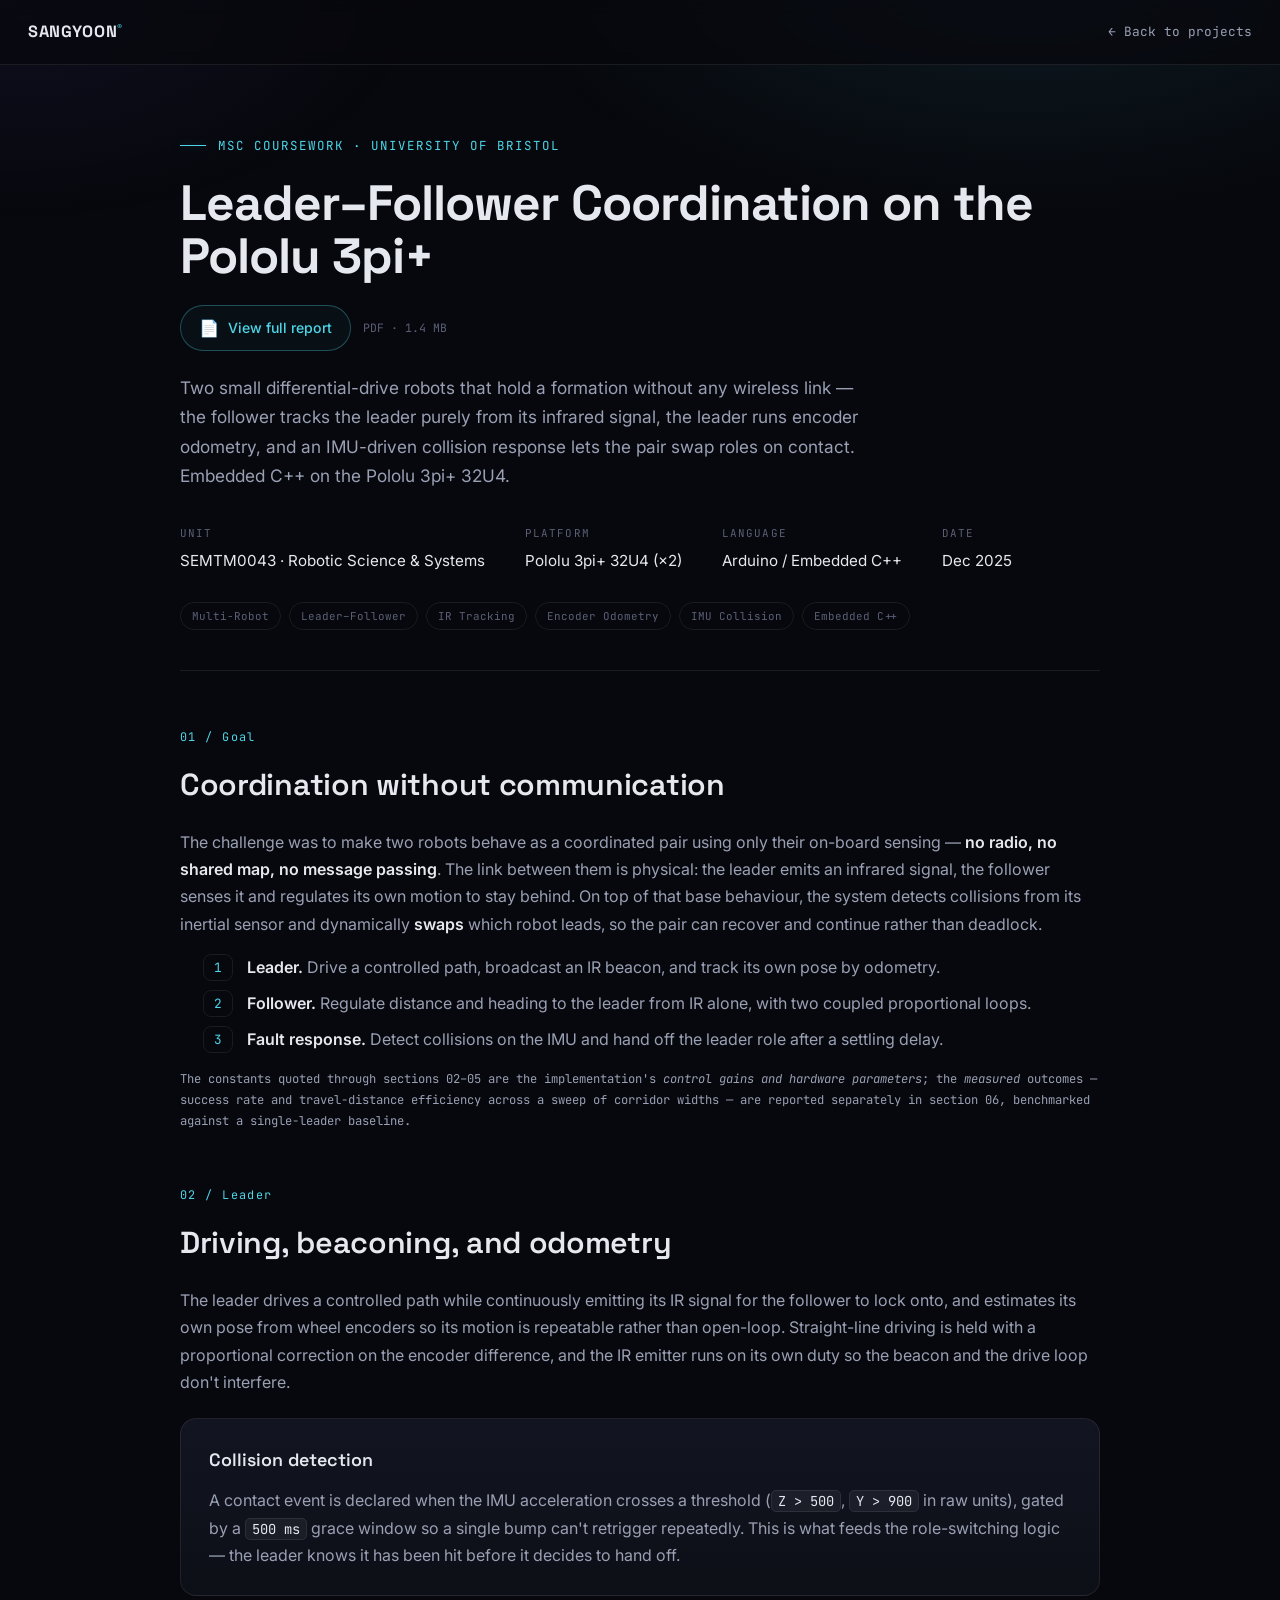
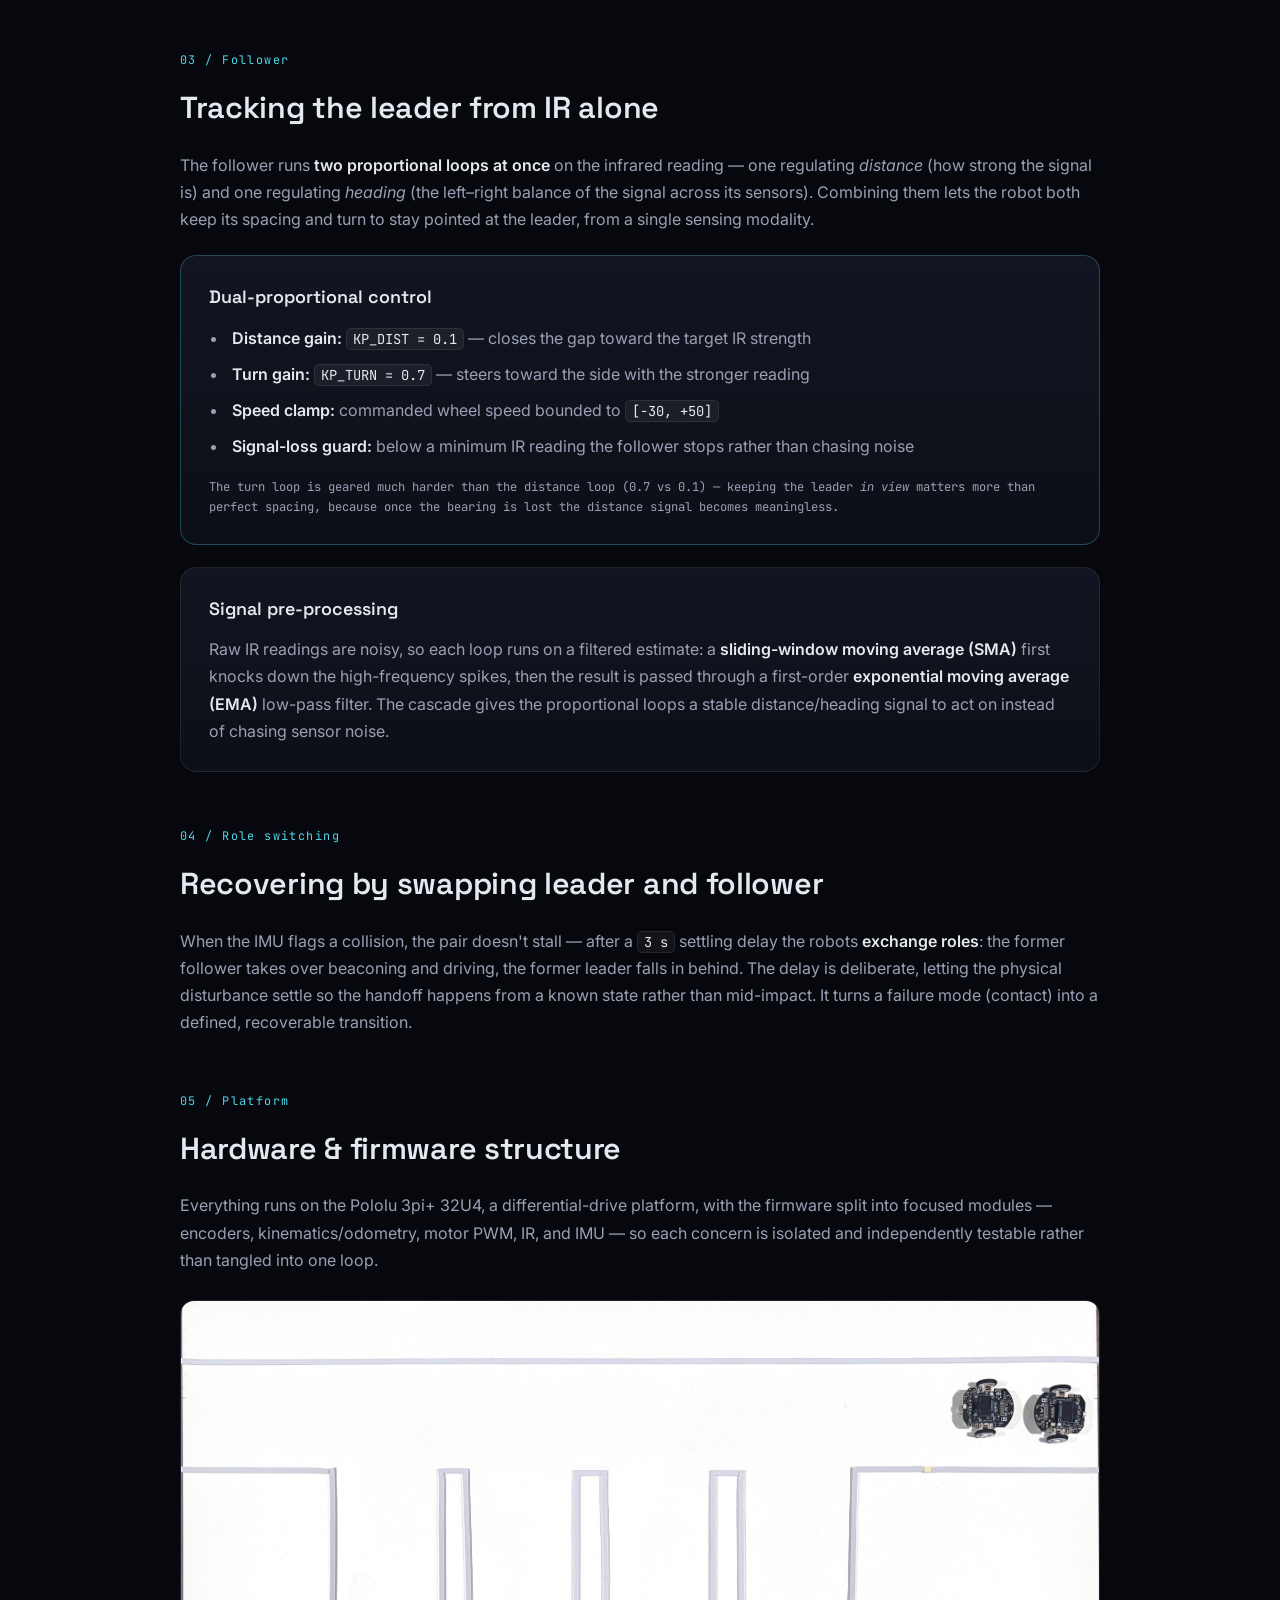
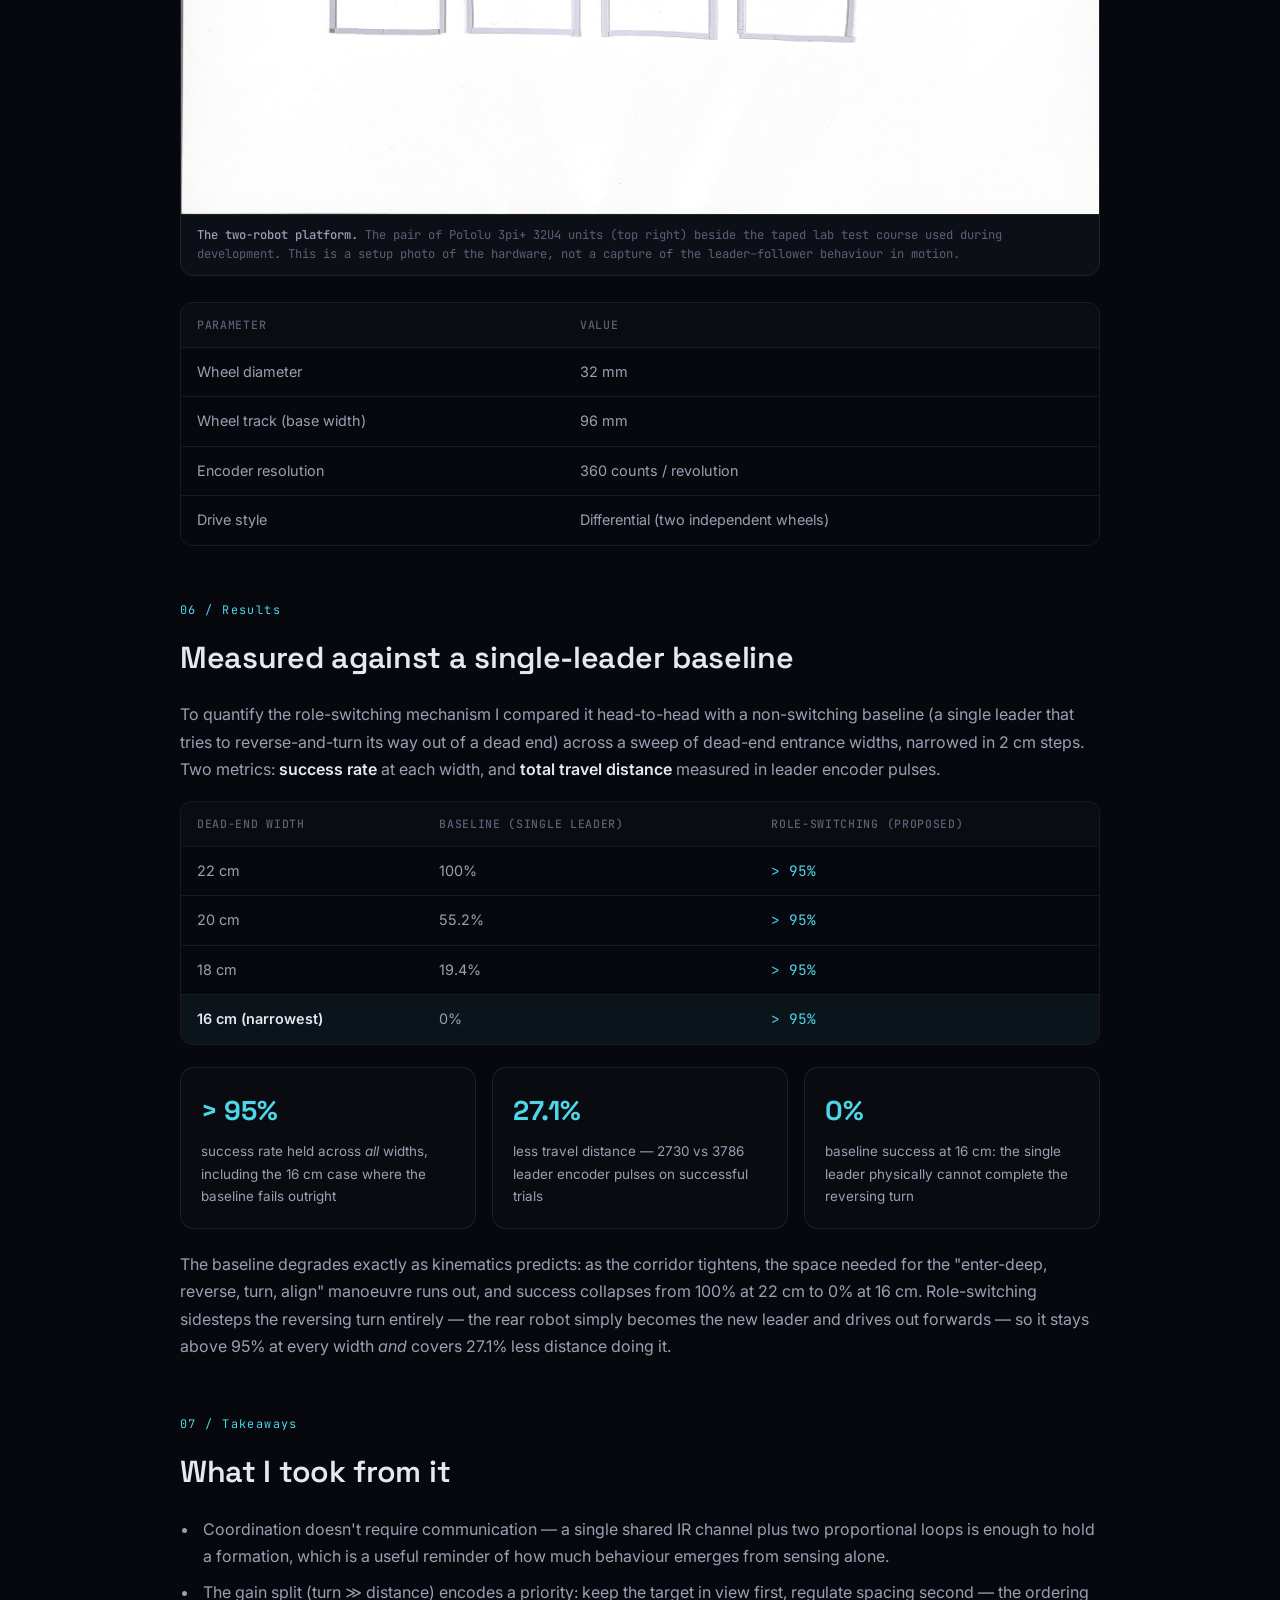
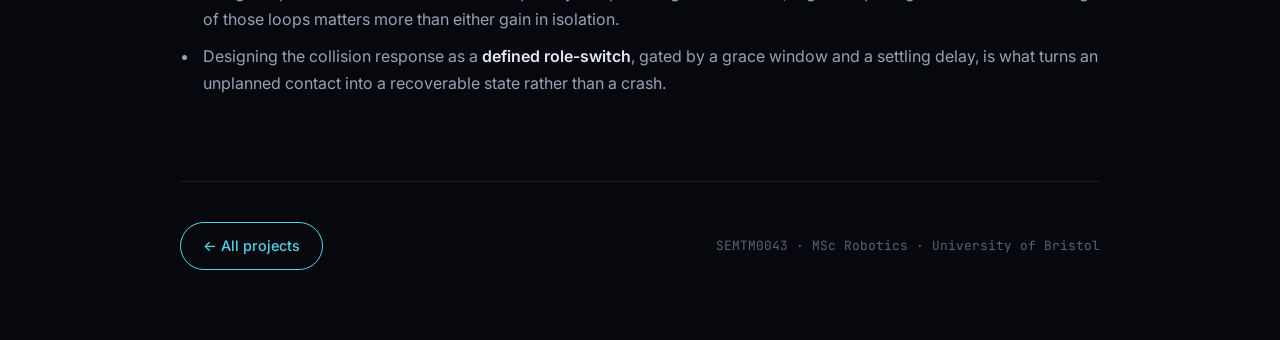
<file: coursework/science-systems.html>
<!DOCTYPE html>
<html lang="en">
<head>
<meta charset="UTF-8" />
<meta name="viewport" content="width=device-width, initial-scale=1.0" />
<title>Leader–Follower Multi-Robot Coordination — Sangyoon Lee</title>
<meta name="description" content="A wireless-free leader–follower behaviour for two Pololu 3pi+ robots: IR-based following, encoder odometry, IMU collision detection, and dynamic role-switching. MSc coursework, University of Bristol." />
<link rel="preconnect" href="https://fonts.googleapis.com" />
<link rel="preconnect" href="https://fonts.gstatic.com" crossorigin />
<link href="https://fonts.googleapis.com/css2?family=Inter:wght@300;400;500;600;700&family=JetBrains+Mono:wght@400;500&family=Space+Grotesk:wght@500;600;700&display=swap" rel="stylesheet" />
<link rel="stylesheet" href="coursework.css" />
</head>
<body>
<div class="backdrop"></div>

<nav>
  <a href="../index.html" class="brand">SANGYOON<sup>®</sup></a>
  <a href="../index.html#projects" class="back">← Back to projects</a>
</nav>

<header class="doc-hero wrap">
  <div class="reveal in">
    <div class="eyebrow">MSc Coursework · University of Bristol</div>
    <h1>Leader–Follower Coordination on the Pololu 3pi+</h1>
    <div class="report-attach">
      <a href="reports/science-systems-report.pdf" target="_blank" rel="noopener">
        <span class="ic">📄</span> View full report
      </a>
      <span class="fmt">PDF · 1.4 MB</span>
    </div>
    <p class="lede">
      Two small differential-drive robots that hold a formation without any wireless link — the
      follower tracks the leader purely from its infrared signal, the leader runs encoder odometry,
      and an IMU-driven collision response lets the pair swap roles on contact. Embedded C++ on the
      Pololu 3pi+ 32U4.
    </p>
    <div class="meta">
      <div class="m"><div class="k">Unit</div><div class="v">SEMTM0043 · Robotic Science &amp; Systems</div></div>
      <div class="m"><div class="k">Platform</div><div class="v">Pololu 3pi+ 32U4 (×2)</div></div>
      <div class="m"><div class="k">Language</div><div class="v">Arduino / Embedded C++</div></div>
      <div class="m"><div class="k">Date</div><div class="v">Dec 2025</div></div>
    </div>
    <div class="tags">
      <span>Multi-Robot</span><span>Leader–Follower</span><span>IR Tracking</span>
      <span>Encoder Odometry</span><span>IMU Collision</span><span>Embedded C++</span>
    </div>
  </div>
</header>

<main class="doc-body wrap">

  <section class="reveal">
    <div class="sec-num">01 / Goal</div>
    <h2>Coordination without communication</h2>
    <p>
      The challenge was to make two robots behave as a coordinated pair using only their on-board
      sensing — <strong>no radio, no shared map, no message passing</strong>. The link between them is
      physical: the leader emits an infrared signal, the follower senses it and regulates its own motion
      to stay behind. On top of that base behaviour, the system detects collisions from its inertial
      sensor and dynamically <strong>swaps</strong> which robot leads, so the pair can recover and
      continue rather than deadlock.
    </p>
    <ul class="tasks">
      <li><span class="n">1</span><span><b>Leader.</b> Drive a controlled path, broadcast an IR beacon, and track its own pose by odometry.</span></li>
      <li><span class="n">2</span><span><b>Follower.</b> Regulate distance and heading to the leader from IR alone, with two coupled proportional loops.</span></li>
      <li><span class="n">3</span><span><b>Fault response.</b> Detect collisions on the IMU and hand off the leader role after a settling delay.</span></li>
    </ul>
    <p class="note">
      The constants quoted through sections 02–05 are the implementation's <em>control gains and hardware
      parameters</em>; the <em>measured</em> outcomes — success rate and travel-distance efficiency across
      a sweep of corridor widths — are reported separately in section 06, benchmarked against a
      single-leader baseline.
    </p>
  </section>

  <section class="reveal">
    <div class="sec-num">02 / Leader</div>
    <h2>Driving, beaconing, and odometry</h2>
    <p>
      The leader drives a controlled path while continuously emitting its IR signal for the follower to
      lock onto, and estimates its own pose from wheel encoders so its motion is repeatable rather than
      open-loop. Straight-line driving is held with a proportional correction on the encoder difference,
      and the IR emitter runs on its own duty so the beacon and the drive loop don't interfere.
    </p>
    <div class="card">
      <h3 style="margin-top:0">Collision detection</h3>
      <p style="margin-bottom:0">
        A contact event is declared when the IMU acceleration crosses a threshold
        (<code>Z &gt; 500</code>, <code>Y &gt; 900</code> in raw units), gated by a
        <code>500 ms</code> grace window so a single bump can't retrigger repeatedly. This is what
        feeds the role-switching logic — the leader knows it has been hit before it decides to hand off.
      </p>
    </div>
  </section>

  <section class="reveal">
    <div class="sec-num">03 / Follower</div>
    <h2>Tracking the leader from IR alone</h2>
    <p>
      The follower runs <strong>two proportional loops at once</strong> on the infrared reading — one
      regulating <em>distance</em> (how strong the signal is) and one regulating <em>heading</em> (the
      left–right balance of the signal across its sensors). Combining them lets the robot both keep its
      spacing and turn to stay pointed at the leader, from a single sensing modality.
    </p>
    <div class="card accent">
      <h3 style="margin-top:0">Dual-proportional control</h3>
      <ul>
        <li><strong>Distance gain:</strong> <code>KP_DIST = 0.1</code> — closes the gap toward the target IR strength</li>
        <li><strong>Turn gain:</strong> <code>KP_TURN = 0.7</code> — steers toward the side with the stronger reading</li>
        <li><strong>Speed clamp:</strong> commanded wheel speed bounded to <code>[−30, +50]</code></li>
        <li><strong>Signal-loss guard:</strong> below a minimum IR reading the follower stops rather than chasing noise</li>
      </ul>
      <p style="margin-bottom:0" class="note">
        The turn loop is geared much harder than the distance loop (0.7 vs 0.1) — keeping the leader
        <em>in view</em> matters more than perfect spacing, because once the bearing is lost the
        distance signal becomes meaningless.
      </p>
    </div>
    <div class="card">
      <h3 style="margin-top:0">Signal pre-processing</h3>
      <p style="margin-bottom:0">
        Raw IR readings are noisy, so each loop runs on a filtered estimate: a
        <strong>sliding-window moving average (SMA)</strong> first knocks down the high-frequency spikes,
        then the result is passed through a first-order <strong>exponential moving average (EMA)</strong>
        low-pass filter. The cascade gives the proportional loops a stable distance/heading signal to act
        on instead of chasing sensor noise.
      </p>
    </div>
  </section>

  <section class="reveal">
    <div class="sec-num">04 / Role switching</div>
    <h2>Recovering by swapping leader and follower</h2>
    <p>
      When the IMU flags a collision, the pair doesn't stall — after a <code>3 s</code> settling delay
      the robots <strong>exchange roles</strong>: the former follower takes over beaconing and driving,
      the former leader falls in behind. The delay is deliberate, letting the physical disturbance
      settle so the handoff happens from a known state rather than mid-impact. It turns a failure mode
      (contact) into a defined, recoverable transition.
    </p>
  </section>

  <section class="reveal">
    <div class="sec-num">05 / Platform</div>
    <h2>Hardware &amp; firmware structure</h2>
    <p>
      Everything runs on the Pololu 3pi+ 32U4, a differential-drive platform, with the firmware split
      into focused modules — encoders, kinematics/odometry, motor PWM, IR, and IMU — so each concern is
      isolated and independently testable rather than tangled into one loop.
    </p>
    <figure class="fig">
      <img src="figures/science-systems/leader_follower_platform.jpeg"
           alt="Top-down photo of two Pololu 3pi+ 32U4 robots parked beside a white square-wave taped course on the lab floor" loading="lazy" />
      <figcaption><b>The two-robot platform.</b> The pair of Pololu 3pi+ 32U4 units (top right) beside the taped lab test course used during development. This is a setup photo of the hardware, not a capture of the leader–follower behaviour in motion.</figcaption>
    </figure>
    <div class="tbl-wrap">
      <table class="res">
        <thead><tr><th>Parameter</th><th>Value</th></tr></thead>
        <tbody>
          <tr><td>Wheel diameter</td><td>32 mm</td></tr>
          <tr><td>Wheel track (base width)</td><td>96 mm</td></tr>
          <tr><td>Encoder resolution</td><td>360 counts / revolution</td></tr>
          <tr><td>Drive style</td><td>Differential (two independent wheels)</td></tr>
        </tbody>
      </table>
    </div>
  </section>

  <section class="reveal">
    <div class="sec-num">06 / Results</div>
    <h2>Measured against a single-leader baseline</h2>
    <p>
      To quantify the role-switching mechanism I compared it head-to-head with a non-switching baseline
      (a single leader that tries to reverse-and-turn its way out of a dead end) across a sweep of
      dead-end entrance widths, narrowed in 2 cm steps. Two metrics: <strong>success rate</strong> at
      each width, and <strong>total travel distance</strong> measured in leader encoder pulses.
    </p>
    <div class="tbl-wrap">
      <table class="res">
        <thead>
          <tr><th>Dead-end width</th><th>Baseline (single leader)</th><th>Role-switching (proposed)</th></tr>
        </thead>
        <tbody>
          <tr><td>22 cm</td><td>100%</td><td class="hl">&gt; 95%</td></tr>
          <tr><td>20 cm</td><td>55.2%</td><td class="hl">&gt; 95%</td></tr>
          <tr><td>18 cm</td><td>19.4%</td><td class="hl">&gt; 95%</td></tr>
          <tr class="best"><td>16 cm (narrowest)</td><td>0%</td><td class="hl">&gt; 95%</td></tr>
        </tbody>
      </table>
    </div>
    <div class="metrics">
      <div class="metric"><div class="big">&gt; 95%</div><div class="lbl">success rate held across <em>all</em> widths, including the 16 cm case where the baseline fails outright</div></div>
      <div class="metric"><div class="big">27.1%</div><div class="lbl">less travel distance — 2730 vs 3786 leader encoder pulses on successful trials</div></div>
      <div class="metric"><div class="big">0%</div><div class="lbl">baseline success at 16 cm: the single leader physically cannot complete the reversing turn</div></div>
    </div>
    <p>
      The baseline degrades exactly as kinematics predicts: as the corridor tightens, the space needed for
      the "enter-deep, reverse, turn, align" manoeuvre runs out, and success collapses from 100% at 22 cm
      to 0% at 16 cm. Role-switching sidesteps the reversing turn entirely — the rear robot simply becomes
      the new leader and drives out forwards — so it stays above 95% at every width <em>and</em> covers
      27.1% less distance doing it.
    </p>
  </section>

  <section class="reveal">
    <div class="sec-num">07 / Takeaways</div>
    <h2>What I took from it</h2>
    <ul>
      <li>Coordination doesn't require communication — a single shared IR channel plus two proportional loops is enough to hold a formation, which is a useful reminder of how much behaviour emerges from sensing alone.</li>
      <li>The gain split (turn ≫ distance) encodes a priority: keep the target in view first, regulate spacing second — the ordering of those loops matters more than either gain in isolation.</li>
      <li>Designing the collision response as a <strong>defined role-switch</strong>, gated by a grace window and a settling delay, is what turns an unplanned contact into a recoverable state rather than a crash.</li>
    </ul>
  </section>

</main>

<footer class="doc-foot wrap">
  <a href="../index.html#projects" class="home">← All projects</a>
  <span class="muted">SEMTM0043 · MSc Robotics · University of Bristol</span>
</footer>

<script>
  (function () {
    var reduce = window.matchMedia('(prefers-reduced-motion: reduce)').matches;
    if (!reduce && 'IntersectionObserver' in window) {
      var io = new IntersectionObserver(function (es) {
        es.forEach(function (e) { if (e.isIntersecting) { e.target.classList.add('in'); io.unobserve(e.target); } });
      }, { threshold: 0.1 });
      document.querySelectorAll('.reveal').forEach(function (el) { io.observe(el); });
    } else {
      document.querySelectorAll('.reveal').forEach(function (el) { el.classList.add('in'); });
    }
  })();
</script>
</body>
</html>
</file>
<file: coursework/coursework.css>
/* ============================================================
   Shared styles for MSc coursework detail pages.
   Extends the design language of ../index.html (same tokens,
   fonts, dark theme) — kept in one file so each detail page
   stays small and consistent.
   ============================================================ */

:root {
  --bg:        #07080d;
  --bg-soft:   #0d0f17;
  --surface:   #121521;
  --line:      rgba(255,255,255,0.08);
  --text:      #e6e8ef;
  --text-dim:  #9aa0b4;
  --text-faint:#5b6076;
  --accent:    #4dd6e8;   /* electric teal */
  --accent-2:  #7c6cff;   /* violet */
  --accent-glow: rgba(77,214,232,0.35);
  --max: 920px;
  --ease: cubic-bezier(0.16, 1, 0.3, 1);
}

* { box-sizing: border-box; margin: 0; padding: 0; }

html { scroll-behavior: smooth; }
@media (prefers-reduced-motion: reduce) { html { scroll-behavior: auto; } }

body {
  background: var(--bg);
  color: var(--text);
  font-family: 'Inter', system-ui, sans-serif;
  line-height: 1.7;
  -webkit-font-smoothing: antialiased;
  overflow-x: hidden;
}
a { color: inherit; text-decoration: none; }
::selection { background: var(--accent); color: #04050a; }

/* soft static backdrop (no heavy 3D on detail pages → faster load) */
.backdrop {
  position: fixed; inset: 0; z-index: 0; pointer-events: none;
  background:
    radial-gradient(70% 50% at 80% -5%, rgba(77,214,232,0.10), transparent 60%),
    radial-gradient(60% 45% at 0% 0%, rgba(124,108,255,0.08), transparent 55%);
}

.wrap { max-width: var(--max); margin: 0 auto; padding: 0 28px; position: relative; z-index: 2; }

/* ---------- nav ---------- */
nav {
  position: sticky; top: 0; z-index: 20;
  display: flex; align-items: center; justify-content: space-between;
  padding: 18px 28px;
  background: rgba(7,8,13,0.72);
  backdrop-filter: blur(8px);
  border-bottom: 1px solid var(--line);
}
.brand {
  font-family: 'Space Grotesk', sans-serif;
  font-weight: 700; font-size: 1.02rem; letter-spacing: .04em;
}
.brand sup { color: var(--accent); font-size: .6em; }
.back {
  font-family: 'JetBrains Mono', monospace; font-size: .8rem;
  color: var(--text-dim); display: flex; align-items: center; gap: 8px;
  transition: color .25s var(--ease);
}
.back:hover { color: var(--accent); }

/* ---------- hero / header ---------- */
.doc-hero { padding: 70px 0 40px; border-bottom: 1px solid var(--line); }
.eyebrow {
  font-family: 'JetBrains Mono', monospace; font-size: .78rem;
  color: var(--accent); letter-spacing: .16em; text-transform: uppercase;
  margin-bottom: 20px; display: flex; align-items: center; gap: 12px;
}
.eyebrow::before {
  content: ''; width: 26px; height: 1px; background: var(--accent);
  box-shadow: 0 0 8px var(--accent-glow);
}
.doc-hero h1 {
  font-family: 'Space Grotesk', sans-serif; font-weight: 700;
  font-size: clamp(1.9rem, 4.5vw, 3.1rem); line-height: 1.08;
  letter-spacing: -0.02em; margin-bottom: 22px;
}
.doc-hero .lede { color: var(--text-dim); font-size: 1.08rem; max-width: 680px; }

/* report attachment (above the lede) */
.report-attach { display: flex; flex-wrap: wrap; gap: 12px; align-items: center; margin-bottom: 22px; }
.report-attach a {
  display: inline-flex; align-items: center; gap: 9px;
  font-size: .88rem; font-weight: 500;
  padding: 10px 18px; border-radius: 100px;
  border: 1px solid rgba(77,214,232,0.32); color: var(--accent);
  background: rgba(77,214,232,0.04);
  transition: all .3s var(--ease);
}
.report-attach a:hover { background: var(--accent); color: #04050a; box-shadow: 0 0 22px var(--accent-glow); }
.report-attach a .ic { font-size: 1.02rem; line-height: 1; }
.report-attach .fmt {
  font-family: 'JetBrains Mono', monospace; font-size: .72rem; color: var(--text-faint);
}

/* meta strip */
.meta {
  display: flex; flex-wrap: wrap; gap: 26px 40px; margin-top: 34px;
}
.meta .m .k {
  font-family: 'JetBrains Mono', monospace; font-size: .68rem;
  color: var(--text-faint); letter-spacing: .1em; text-transform: uppercase;
}
.meta .m .v { color: var(--text); margin-top: 5px; font-size: .95rem; }

/* tags */
.tags { display: flex; gap: 8px; flex-wrap: wrap; margin-top: 28px; }
.tags span {
  font-family: 'JetBrains Mono', monospace; font-size: .68rem; color: var(--text-faint);
  border: 1px solid var(--line); padding: 4px 11px; border-radius: 100px;
}

/* ---------- body content ---------- */
.doc-body { padding: 56px 0 30px; }
.doc-body section { margin-bottom: 54px; }
.sec-num {
  font-family: 'JetBrains Mono', monospace; font-size: .74rem;
  color: var(--accent); letter-spacing: .12em; margin-bottom: 12px;
}
.doc-body h2 {
  font-family: 'Space Grotesk', sans-serif; font-weight: 600;
  font-size: clamp(1.4rem, 3vw, 1.9rem); letter-spacing: -0.01em; margin-bottom: 18px;
}
.doc-body h3 {
  font-family: 'Space Grotesk', sans-serif; font-weight: 600;
  font-size: 1.12rem; margin: 28px 0 12px; color: var(--text);
}
.doc-body p { color: var(--text-dim); margin-bottom: 16px; }
.doc-body p strong, .doc-body li strong { color: var(--text); font-weight: 600; }
.doc-body ul, .doc-body ol { color: var(--text-dim); margin: 0 0 16px 1.2em; display: grid; gap: 9px; }
.doc-body li { padding-left: 4px; }
.doc-body code {
  font-family: 'JetBrains Mono', monospace; font-size: .86em;
  background: rgba(255,255,255,0.05); border: 1px solid var(--line);
  padding: 1px 6px; border-radius: 5px; color: var(--text);
}

/* callout card */
.card {
  background: linear-gradient(180deg, var(--surface), var(--bg-soft));
  border: 1px solid var(--line); border-radius: 16px; padding: 26px 28px;
  margin: 22px 0;
}
.card.accent { border-color: rgba(77,214,232,0.28); }

/* numbered task list */
.tasks { list-style: none; margin: 0; padding: 0; display: grid; gap: 14px; }
.tasks li {
  display: grid; grid-template-columns: 30px 1fr; gap: 14px; align-items: start;
  color: var(--text-dim);
}
.tasks .n {
  font-family: 'JetBrains Mono', monospace; font-size: .8rem; color: var(--accent);
  border: 1px solid var(--line); border-radius: 8px; text-align: center;
  padding: 3px 0; line-height: 1.5;
}
.tasks b { color: var(--text); font-weight: 600; }

/* results table */
.tbl-wrap { overflow-x: auto; margin: 18px 0; border: 1px solid var(--line); border-radius: 12px; }
table.res {
  width: 100%; border-collapse: collapse; font-size: .9rem; min-width: 460px;
}
table.res th, table.res td { text-align: left; padding: 12px 16px; border-bottom: 1px solid var(--line); }
table.res th {
  font-family: 'JetBrains Mono', monospace; font-size: .72rem; letter-spacing: .06em;
  text-transform: uppercase; color: var(--text-faint); font-weight: 500;
  background: rgba(255,255,255,0.02);
}
table.res tr:last-child td { border-bottom: 0; }
table.res td { color: var(--text-dim); }
table.res td.hl { color: var(--accent); font-family: 'JetBrains Mono', monospace; }
table.res .best td { background: rgba(77,214,232,0.06); }
table.res .best td:first-child { color: var(--text); font-weight: 600; }

.note {
  font-family: 'JetBrains Mono', monospace; font-size: .76rem;
  color: var(--text-faint); margin-top: 8px;
}

/* ---------- figures ---------- */
figure.fig {
  margin: 26px 0;
  border: 1px solid var(--line);
  border-radius: 14px;
  overflow: hidden;
  background: var(--bg-soft);
}
figure.fig img {
  display: block;
  width: 100%;
  height: auto;
  /* plots are exported on white — a light pad keeps them readable on the dark theme */
  background: #fff;
}
figure.fig figcaption {
  font-family: 'JetBrains Mono', monospace;
  font-size: .76rem;
  color: var(--text-faint);
  line-height: 1.55;
  padding: 11px 16px;
  border-top: 1px solid var(--line);
}
figure.fig figcaption b { color: var(--text-dim); font-weight: 500; }

/* paired figures, side by side */
.fig-2up {
  display: grid;
  grid-template-columns: 1fr 1fr;
  gap: 16px;
  margin: 26px 0;
}
.fig-2up figure.fig { margin: 0; }

/* key-figure metric row */
.metrics { display: grid; grid-template-columns: repeat(auto-fit, minmax(150px, 1fr)); gap: 16px; margin: 22px 0; }
.metric {
  border: 1px solid var(--line); border-radius: 14px; padding: 20px;
  background: rgba(255,255,255,0.015);
}
.metric .big {
  font-family: 'Space Grotesk', sans-serif; font-size: 1.7rem; font-weight: 700;
  color: var(--accent); letter-spacing: -0.01em;
}
.metric .lbl { color: var(--text-dim); font-size: .84rem; margin-top: 6px; }

/* prev/next + back footer nav */
.doc-foot {
  border-top: 1px solid var(--line); padding: 40px 0 70px;
  display: flex; justify-content: space-between; align-items: center; flex-wrap: wrap; gap: 16px;
}
.doc-foot a.home {
  font-size: .9rem; font-weight: 500; padding: 11px 22px; border-radius: 100px;
  border: 1px solid var(--accent); color: var(--accent); transition: all .3s var(--ease);
}
.doc-foot a.home:hover { background: var(--accent); color: #04050a; box-shadow: 0 0 22px var(--accent-glow); }
.doc-foot .muted { color: var(--text-faint); font-size: .8rem; font-family: 'JetBrains Mono', monospace; }

/* reveal */
.reveal { opacity: 0; transform: translateY(22px); transition: opacity .8s var(--ease), transform .8s var(--ease); }
.reveal.in { opacity: 1; transform: none; }
@media (prefers-reduced-motion: reduce) {
  .reveal { opacity: 1; transform: none; transition: none; }
}

@media (max-width: 720px) {
  .meta { gap: 20px 28px; }
  .doc-hero { padding: 48px 0 32px; }
  .fig-2up { grid-template-columns: 1fr; }
}
</file>
